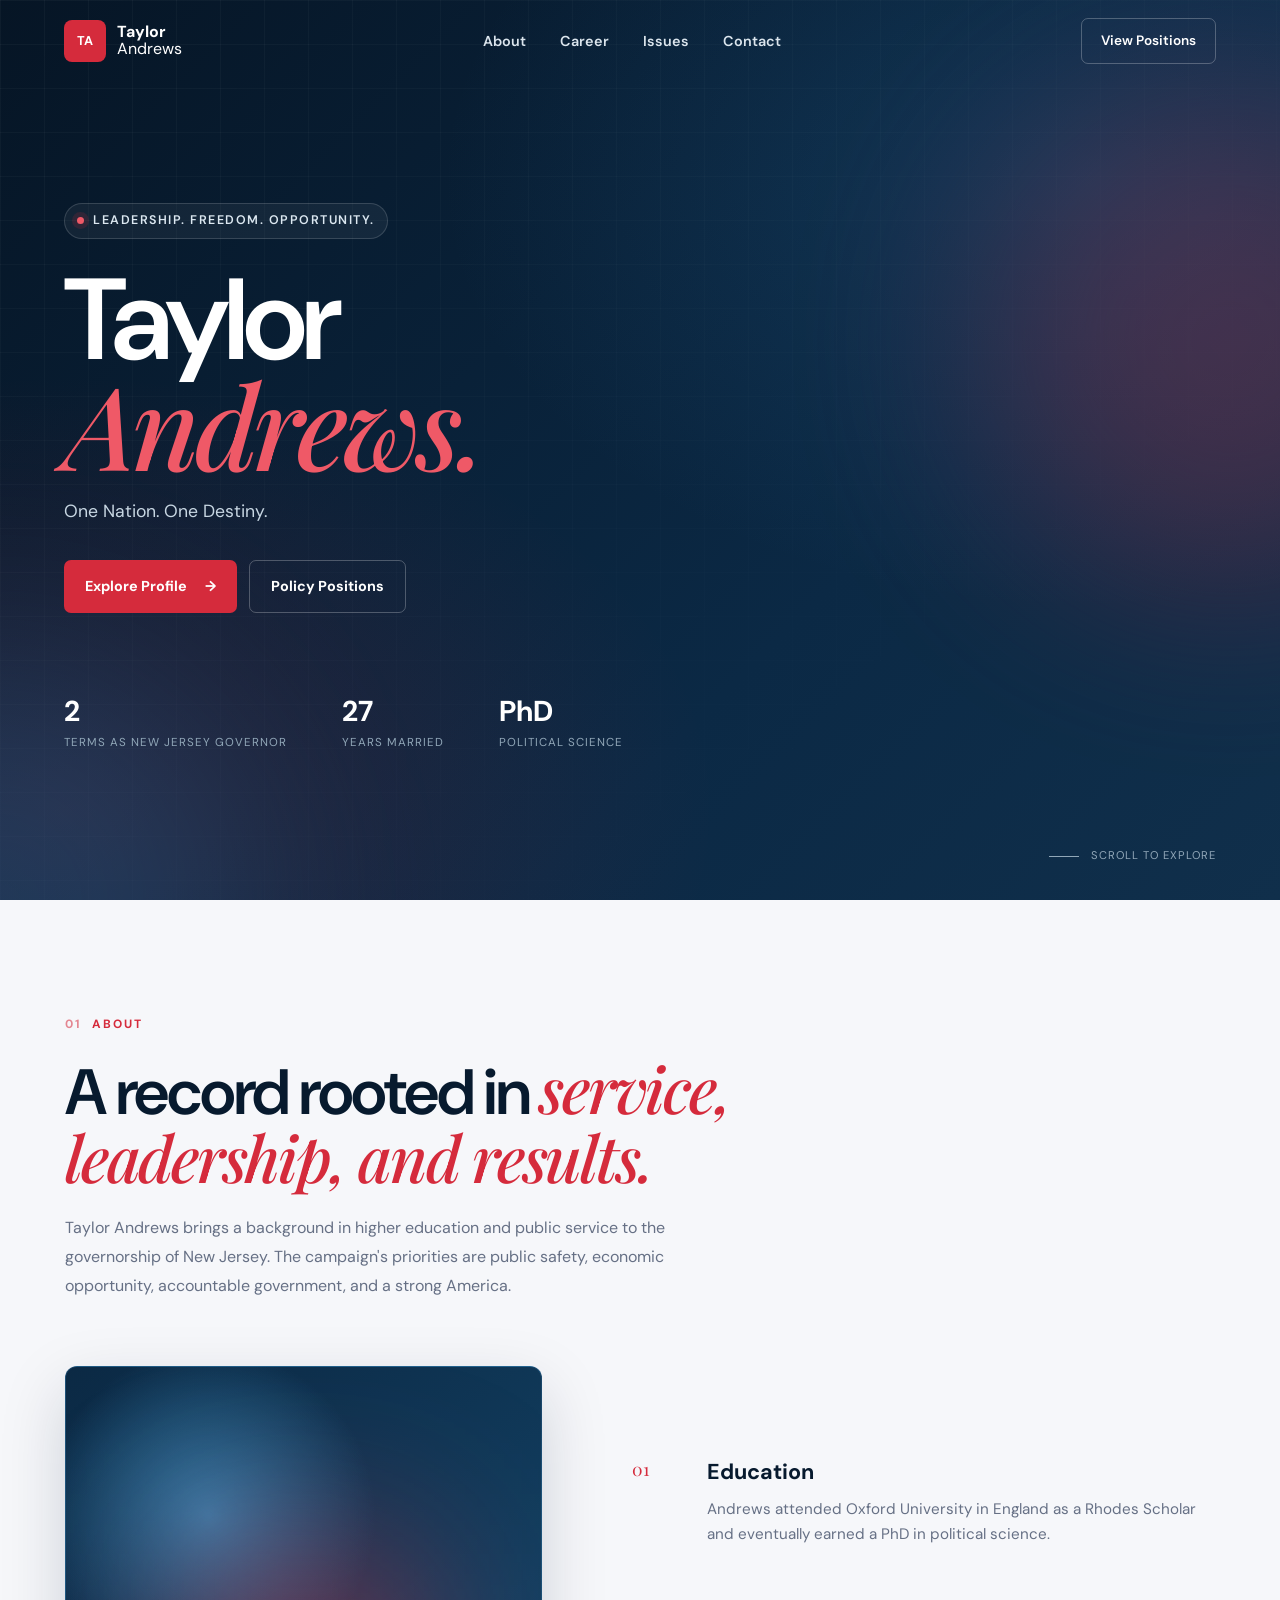
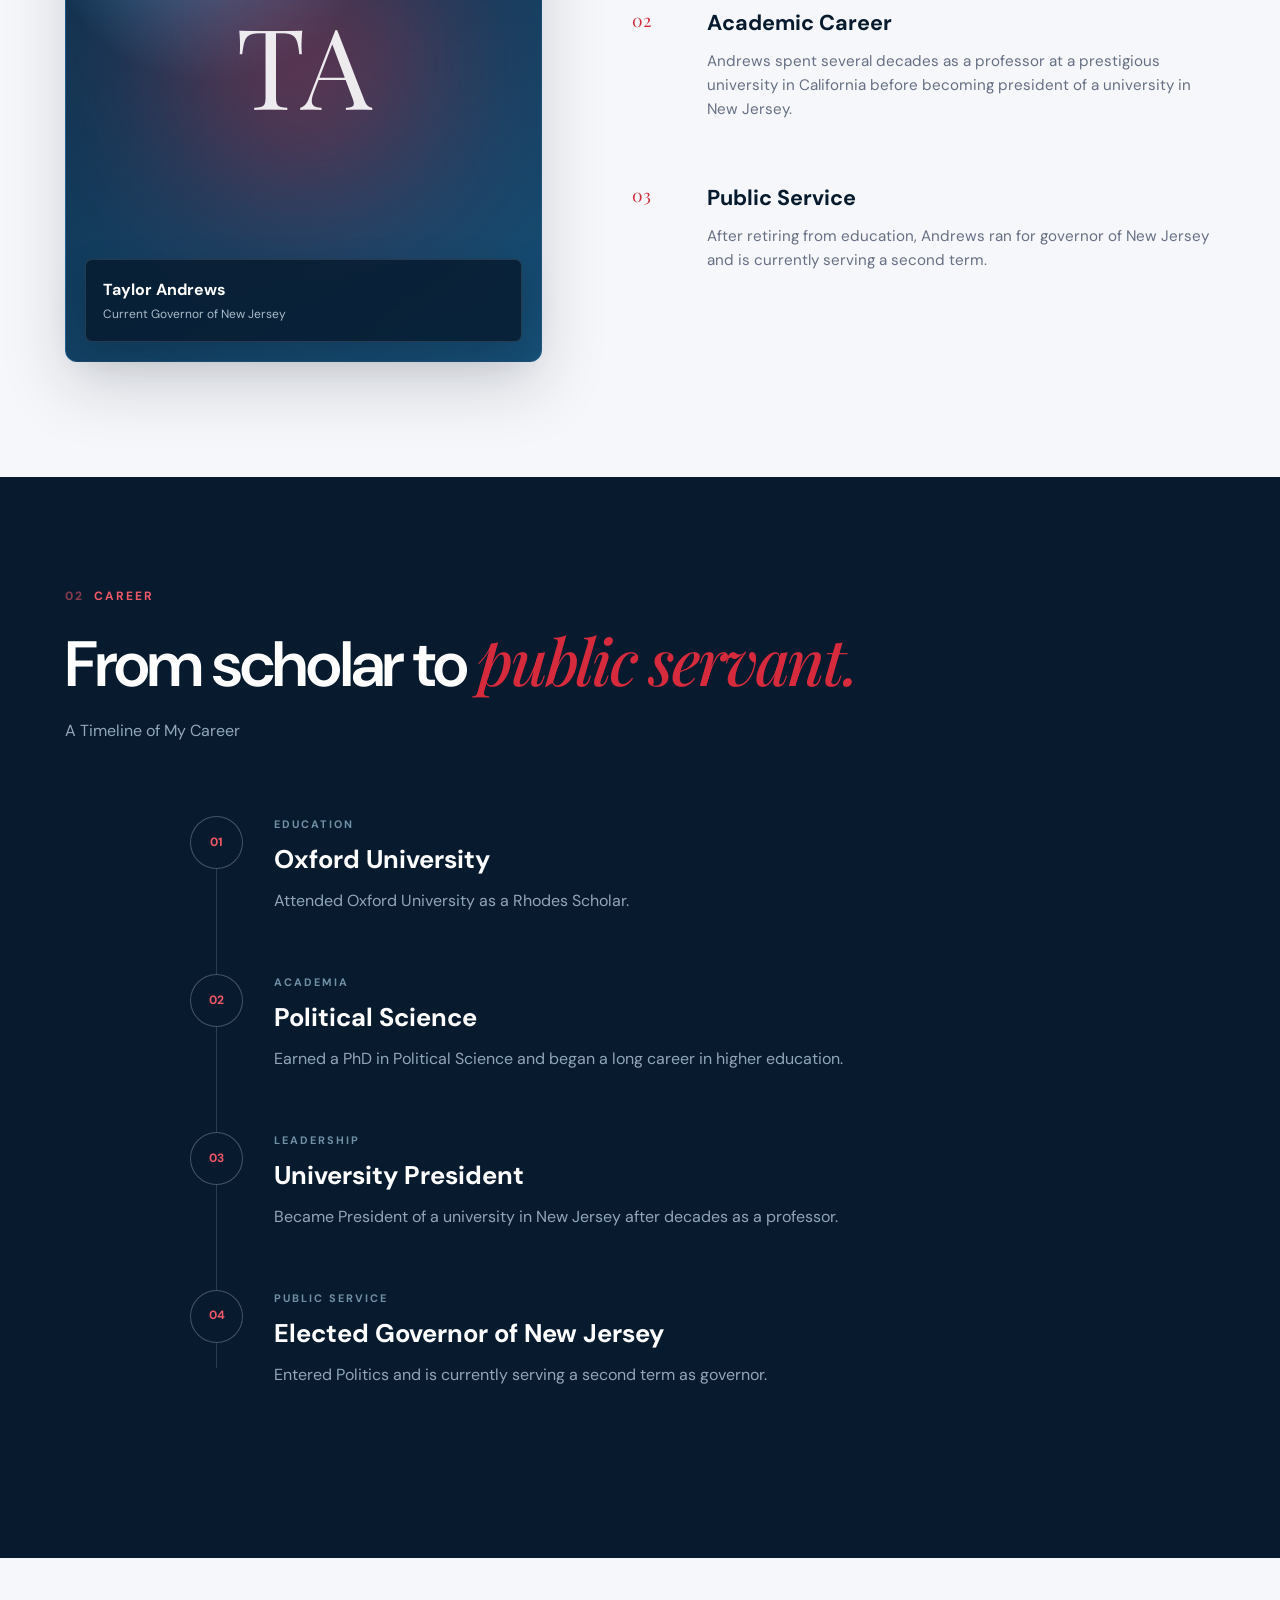
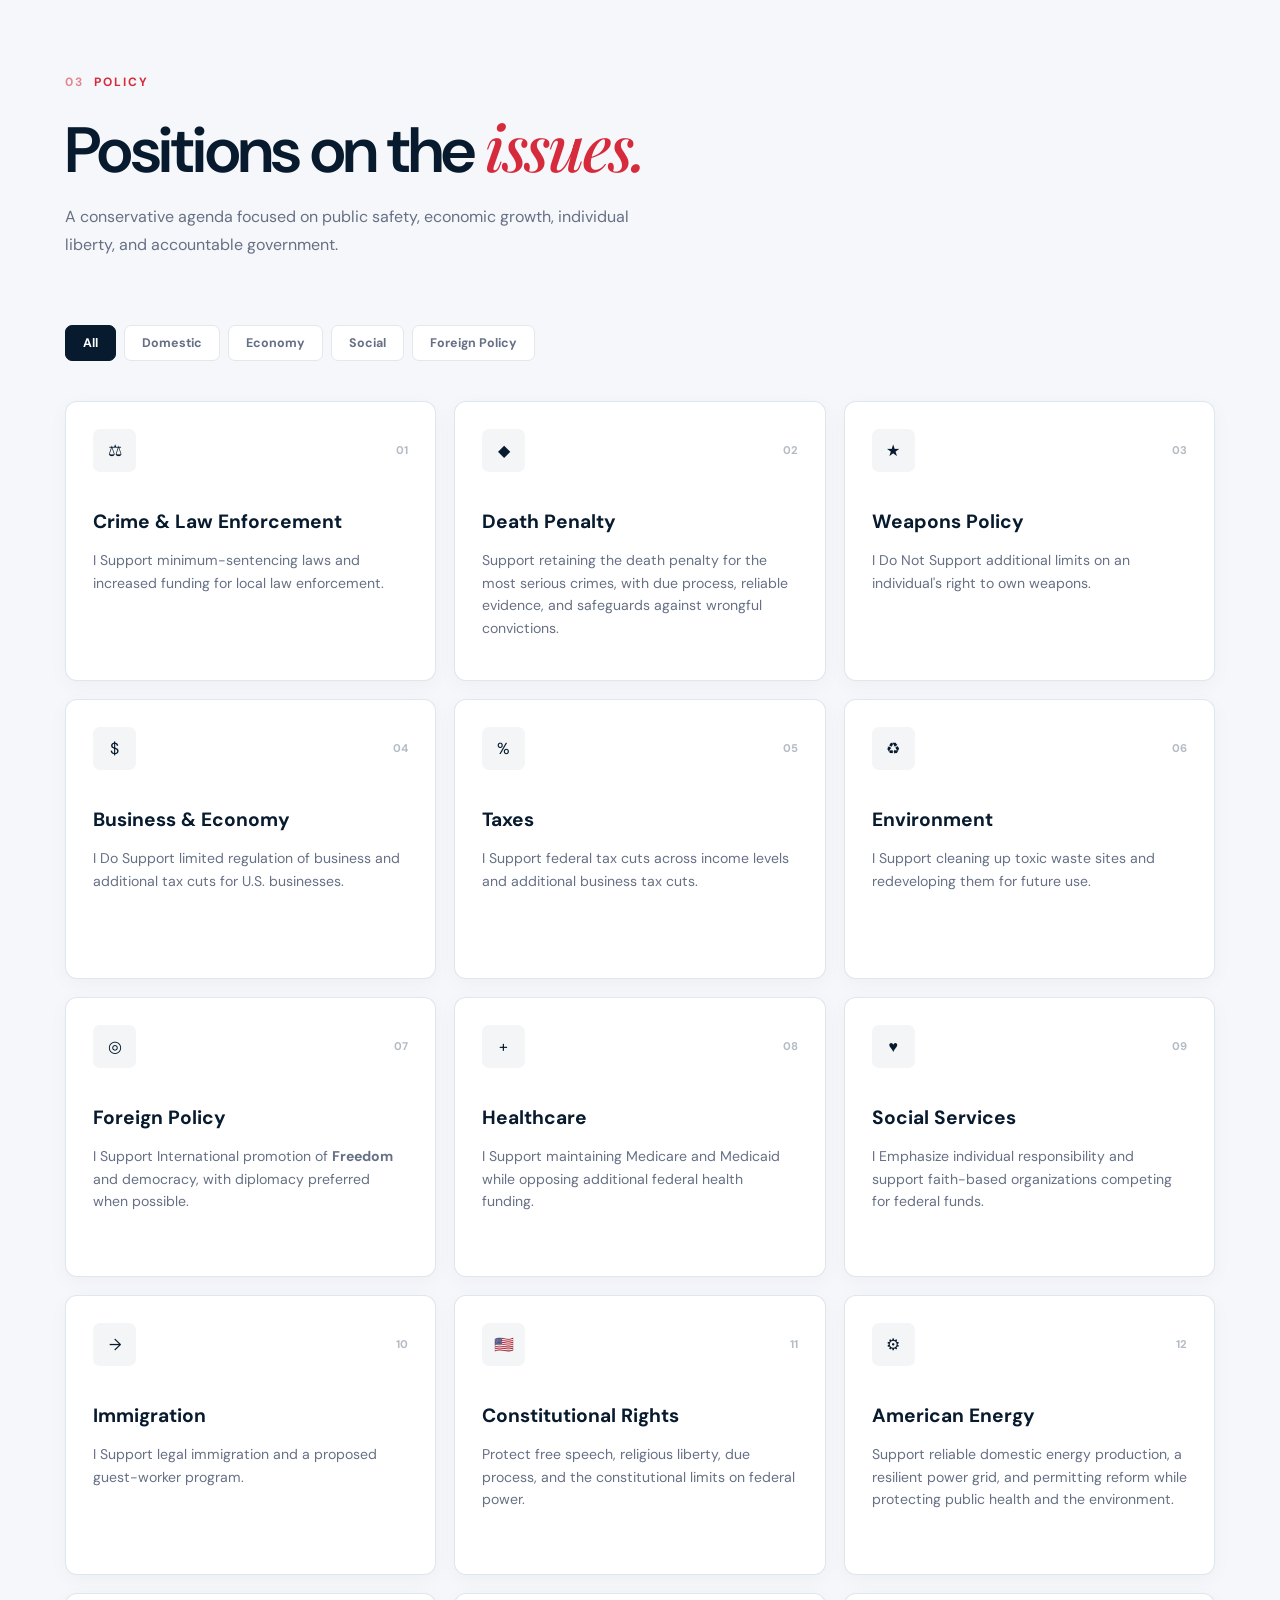
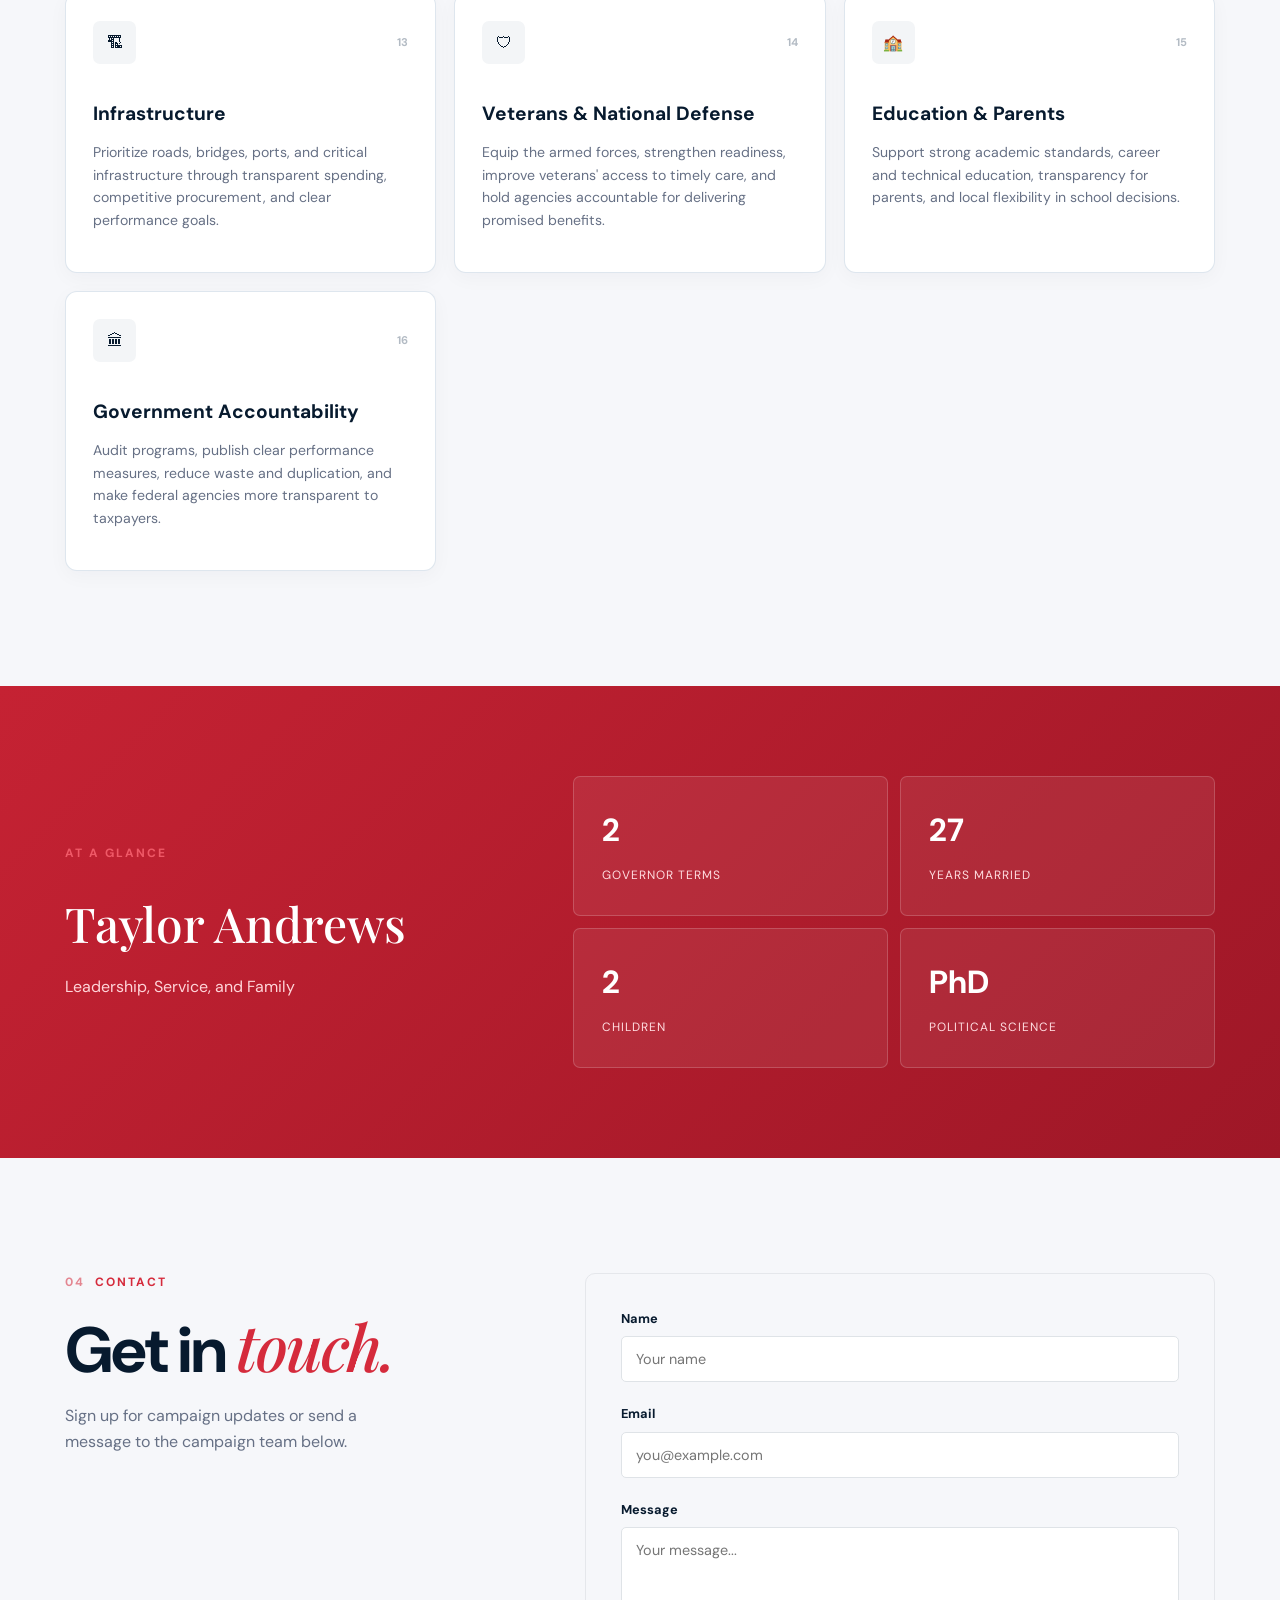
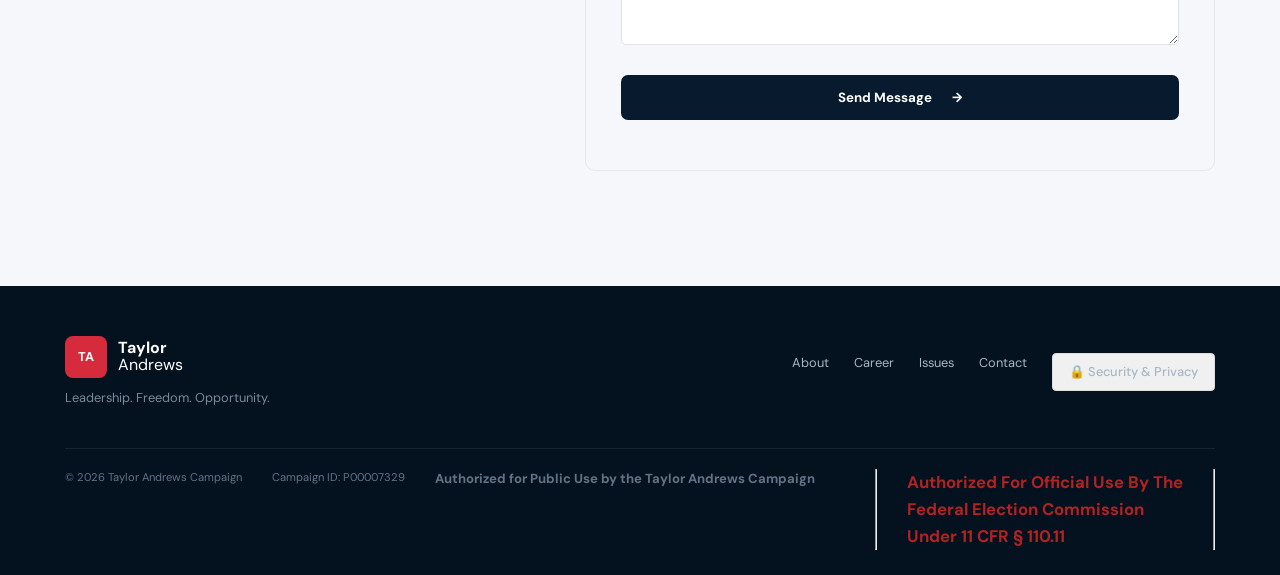
<file: Index.html>
<!DOCTYPE html>
<html lang="en">
<head>
    <meta charset="UTF-8">
    <meta name="viewport" content="width=device-width, initial-scale=1.0">

    <title>Taylor Andrews| Leadership. Freedom. Opportunity.</title>

    <link rel="stylesheet" href="style.css">
    <link rel="stylesheet" href="responsive.css">
</head>

<body>

    <!-- NAVIGATION -->
    <header class="header">
        <nav class="navbar">

            <a href="#home" class="brand">
                <span class="brand-mark">TA</span>

                <span>
                    <strong>Taylor</strong>
                    Andrews
                </span>
            </a>

            <button
                class="menu-toggle"
                id="menuToggle"
                aria-label="Toggle navigation"
            >
                <span></span>
                <span></span>
            </button>

            <ul class="nav-links" id="navLinks">
                <li><a href="#about">About</a></li>
                <li><a href="#career">Career</a></li>
                <li><a href="#issues">Issues</a></li>
                <li><a href="#contact">Contact</a></li>
              
            </ul>

            <a href="#issues" class="nav-button">
                View Positions
            </a>

        </nav>
    </header>


    <!-- HERO -->
    <main>

        <section class="hero" id="home">

            <div class="hero-background">
                <div class="glow glow-one"></div>
                <div class="glow glow-two"></div>
            </div>

            <div class="hero-content">

                <div class="status">
                    <span class="status-dot"></span>
                    Leadership. Freedom. Opportunity.
                </div>

                <h1>
                    Taylor
                    <span>Andrews.</span>
                </h1>

                <p class="hero-text">
                 One Nation. One Destiny.
                </p>

                <div class="hero-actions">

                    <a href="#about" class="button primary">
                        Explore Profile
                        <span>→</span>
                    </a>

                    <a href="#issues" class="button secondary">
                        Policy Positions
                    </a>

                </div>

                <div class="hero-meta">

                    <div>
                        <strong>2</strong>
                        <span>Terms as New Jersey Governor</span>
                    </div>

                    <div>
                        <strong>27</strong>
                        <span>Years Married </span>
                    </div>

                    <div>
                        <strong>PhD</strong>
                        <span>Political Science</span>
                    </div>

                </div>

            </div>

            <div class="scroll-indicator">
                <span></span>
                Scroll to explore
            </div>

        </section>


        <!-- ABOUT -->
        <section class="section about" id="about">

            <div class="section-label">
                <span>01</span>
                ABOUT
            </div>

            <div class="section-heading">
                <h2>
                    A record rooted in
                    <em>service, leadership, and results.</em>
                </h2>

                <p>
                    Taylor Andrews brings a background in higher education and public service to the governorship of New Jersey. The campaign's priorities are public safety, economic opportunity, accountable government, and a strong America.
                </p>
            </div>

            <div class="about-layout">

                <div class="portrait-card">

                    <div class="portrait-gradient">
                        <span>TA</span>
                    </div>

                    <div class="portrait-info">
                        <strong>Taylor Andrews</strong>
                        <span> Current Governor of New Jersey</span>
                    </div>

                </div>


                <div class="about-copy">

                    <div class="copy-block">

                        <span class="copy-number">01</span>

                        <div>
                            <h3>Education</h3>

                            <p>
                                Andrews attended Oxford University in England
                                as a Rhodes Scholar and eventually earned a
                                PhD in political science.
                            </p>
                        </div>

                    </div>


                    <div class="copy-block">

                        <span class="copy-number">02</span>

                        <div>
                            <h3>Academic Career</h3>

                            <p>
                                Andrews spent several decades as a professor
                                at a prestigious university in California
                                before becoming president of a university
                                in New Jersey.
                            </p>
                        </div>

                    </div>


                    <div class="copy-block">

                        <span class="copy-number">03</span>

                        <div>
                            <h3>Public Service</h3>

                            <p>
                                After retiring from education, Andrews ran
                                for governor of New Jersey and is currently
                                serving a second term.
                            </p>
                        </div>

                    </div>

                </div>

            </div>

        </section>


        <!-- CAREER -->
        <section class="career-section" id="career">

            <div class="section career">

                <div class="section-label light-label">
                    <span>02</span>
                    CAREER
                </div>

                <div class="section-heading light-heading">

                    <h2>
                        From scholar to
                        <em>public servant.</em>
                    </h2>

                    <p>
                        A Timeline of My Career
                    </p>

                </div>


                <div class="timeline">

                    <div class="timeline-line"></div>


                    <div class="timeline-item">

                        <div class="timeline-dot">01</div>

                        <div class="timeline-content">
                            <span>EDUCATION</span>

                            <h3>Oxford University</h3>

                            <p>
                                Attended Oxford University as a Rhodes Scholar.
                            </p>
                        </div>

                    </div>


                    <div class="timeline-item">

                        <div class="timeline-dot">02</div>

                        <div class="timeline-content">
                            <span>ACADEMIA</span>

                            <h3>Political Science</h3>

                            <p>
                                Earned a PhD in Political Science and began
                                a long career in higher education.
                            </p>
                        </div>

                    </div>


                    <div class="timeline-item">

                        <div class="timeline-dot">03</div>

                        <div class="timeline-content">
                            <span>LEADERSHIP</span>

                            <h3>University President</h3>

                            <p>
                                Became President of a university in New Jersey
                                after decades as a professor.
                            </p>
                        </div>

                    </div>


                    <div class="timeline-item">

                        <div class="timeline-dot">04</div>

                        <div class="timeline-content">
                            <span>PUBLIC SERVICE</span>

                            <h3>Elected Governor of New Jersey</h3>

                            <p>
                                Entered Politics and is currently
                                serving a second term as governor.
                            </p>
                        </div>

                    </div>

                </div>

            </div>

        </section>


        <!-- ISSUES -->
        <section class="section issues" id="issues">

            <div class="section-label">
                <span>03</span>
                POLICY
            </div>

            <div class="section-heading">

                <h2>
                    Positions on the
                    <em>issues.</em>
                </h2>

                <p>
                    A conservative agenda focused on public safety, economic growth, individual liberty, and accountable government.
                </p>

            </div>


            <!-- FILTER -->
            <div class="filter-bar">

                <button
                    class="filter active"
                    data-filter="all"
                >
                    All
                </button>

                <button
                    class="filter"
                    data-filter="domestic"
                >
                    Domestic
                </button>

                <button
                    class="filter"
                    data-filter="economy"
                >
                    Economy
                </button>

                <button
                    class="filter"
                    data-filter="social"
                >
                    Social
                </button>

                <button
                    class="filter"
                    data-filter="foreign"
                >
                    Foreign Policy
                </button>

            </div>


            <div class="issues-grid">

                <article class="issue-card" data-category="domestic">

                    <div class="card-top">
                        <span class="card-icon">⚖</span>
                        <span class="card-number">01</span>
                    </div>

                    <h3>Crime & Law Enforcement</h3>

                    <p>
                        I Support minimum-sentencing laws and increased
                        funding for local law enforcement.
                    </p>

                    <span class="card-arrow">↗</span>

                </article>


                <article class="issue-card" data-category="domestic">

                    <div class="card-top">
                        <span class="card-icon">◆</span>
                        <span class="card-number">02</span>
                    </div>

                    <h3>Death Penalty</h3>

                    <p>
                        Support retaining the death penalty for the most serious crimes, with due process, reliable evidence, and safeguards against wrongful convictions.
                    </p>

                    <span class="card-arrow">↗</span>

                </article>


                <article class="issue-card" data-category="domestic">

                    <div class="card-top">
                        <span class="card-icon">★</span>
                        <span class="card-number">03</span>
                    </div>

                    <h3>Weapons Policy</h3>

                    <p>
                     I Do Not Support additional limits on an individual's
                        right to own weapons.
                    </p>

                    <span class="card-arrow">↗</span>

                </article>


                <article class="issue-card" data-category="economy">

                    <div class="card-top">
                        <span class="card-icon">$</span>
                        <span class="card-number">04</span>
                    </div>

                    <h3>Business & Economy</h3>

                    <p>
                       I Do Support limited regulation of business and
                        additional tax cuts for U.S. businesses.
                    </p>

                    <span class="card-arrow">↗</span>

                </article>


                <article class="issue-card" data-category="economy">

                    <div class="card-top">
                        <span class="card-icon">%</span>
                        <span class="card-number">05</span>
                    </div>

                    <h3>Taxes</h3>

                    <p>
                        I Support federal tax cuts across income levels
                        and additional business tax cuts.
                    </p>

                    <span class="card-arrow">↗</span>

                </article>


                <article class="issue-card" data-category="economy">

                    <div class="card-top">
                        <span class="card-icon">♻</span>
                        <span class="card-number">06</span>
                    </div>

                    <h3>Environment</h3>

                    <p>
                       I Support cleaning up toxic waste sites and
                        redeveloping them for future use.
                    </p>

                    <span class="card-arrow">↗</span>

                </article>


                <article class="issue-card" data-category="foreign">

                    <div class="card-top">
                        <span class="card-icon">◎</span>
                        <span class="card-number">07</span>
                    </div>

                    <h3>Foreign Policy</h3>

                    <p>
                        I Support International promotion of <strong>Freedom</strong> and
                        democracy, with diplomacy preferred when possible.
                    </p>

                    <span class="card-arrow">↗</span>

                </article>


                <article class="issue-card" data-category="social">

                    <div class="card-top">
                        <span class="card-icon">+</span>
                        <span class="card-number">08</span>
                    </div>

                    <h3>Healthcare</h3>

                    <p>
                       I Support maintaining Medicare and Medicaid while
                        opposing additional federal health funding.
                    </p>

                    <span class="card-arrow">↗</span>

                </article>


                <article class="issue-card" data-category="social">

                    <div class="card-top">
                        <span class="card-icon">♥</span>
                        <span class="card-number">09</span>
                    </div>

                    <h3>Social Services</h3>

                    <p>
                       I Emphasize individual responsibility and support
                        faith-based organizations competing for federal funds.
                    </p>

                    <span class="card-arrow">↗</span>

                </article>


                <article class="issue-card" data-category="social">

                    <div class="card-top">
                        <span class="card-icon">→</span>
                        <span class="card-number">10</span>
                    </div>

                    <h3>Immigration</h3>

                    <p>
                       I Support legal immigration and a proposed
                        guest-worker program.
                    </p>

                    <span class="card-arrow">↗</span>

                </article>

                <article class="issue-card" data-category="domestic">
                    <div class="card-top">
                        <span class="card-icon">🇺🇸</span>
                        <span class="card-number">11</span>
                    </div>
                    <h3>Constitutional Rights</h3>
                    <p>Protect free speech, religious liberty, due process, and the constitutional limits on federal power.</p>
                    <span class="card-arrow">↗</span>
                </article>

                <article class="issue-card" data-category="economy">
                    <div class="card-top">
                        <span class="card-icon">⚙</span>
                        <span class="card-number">12</span>
                    </div>
                    <h3>American Energy</h3>
                    <p>Support reliable domestic energy production, a resilient power grid, and permitting reform while protecting public health and the environment.</p>
                    <span class="card-arrow">↗</span>
                </article>

                <article class="issue-card" data-category="economy">
                    <div class="card-top">
                        <span class="card-icon">🏗</span>
                        <span class="card-number">13</span>
                    </div>
                    <h3>Infrastructure</h3>
                    <p>Prioritize roads, bridges, ports, and critical infrastructure through transparent spending, competitive procurement, and clear performance goals.</p>
                    <span class="card-arrow">↗</span>
                </article>

                <article class="issue-card" data-category="domestic">
                    <div class="card-top">
                        <span class="card-icon">🛡</span>
                        <span class="card-number">14</span>
                    </div>
                    <h3>Veterans & National Defense</h3>
                    <p>Equip the armed forces, strengthen readiness, improve veterans' access to timely care, and hold agencies accountable for delivering promised benefits.</p>
                    <span class="card-arrow">↗</span>
                </article>

                <article class="issue-card" data-category="social">
                    <div class="card-top">
                        <span class="card-icon">🏫</span>
                        <span class="card-number">15</span>
                    </div>
                    <h3>Education & Parents</h3>
                    <p>Support strong academic standards, career and technical education, transparency for parents, and local flexibility in school decisions.</p>
                    <span class="card-arrow">↗</span>
                </article>

                <article class="issue-card" data-category="economy">
                    <div class="card-top">
                        <span class="card-icon">🏛</span>
                        <span class="card-number">16</span>
                    </div>
                    <h3>Government Accountability</h3>
                    <p>Audit programs, publish clear performance measures, reduce waste and duplication, and make federal agencies more transparent to taxpayers.</p>
                    <span class="card-arrow">↗</span>
                </article>

            </div>

        </section>


        <!-- STATS -->
        <section class="stats-section">

            <div class="stats-content">

                <div class="stats-intro">

                    <span class="section-label light-label">
                        AT A GLANCE
                    </span>

                    <h2>
                        Taylor Andrews
                    </h2>

                    <p>
                       Leadership, Service, and Family
                    </p>

                </div>


                <div class="stats-grid">

                    <div class="stat">
                        <strong>2</strong>
                        <span>Governor Terms</span>
                    </div>

                    <div class="stat">
                        <strong>27</strong>
                        <span>Years Married</span>
                    </div>

                    <div class="stat">
                        <strong>2</strong>
                        <span>Children</span>
                    </div>

                    <div class="stat">
                        <strong>PhD</strong>
                        <span>Political Science</span>
                    </div>

                </div>

            </div>

        </section>


        <!-- CONTACT -->
        <section class="section contact" id="contact">

            <div class="contact-layout">

                <div class="contact-intro">

                    <div class="section-label">
                        <span>04</span>
                        CONTACT
                    </div>

                    <h2>
                        Get in
                        <em>touch.</em>
                    </h2>

                    <p>
                        Sign up for campaign updates or send a message to the campaign team below.
                    </p>

                </div>


                <form id="contactForm" class="contact-form">

                    <div class="input-group">

                        <label for="name">Name</label>

                        <input
                            id="name"
                            type="text"
                            placeholder="Your name"
                            required
                        >

                    </div>


                    <div class="input-group">

                        <label for="email">Email</label>

                        <input
                            id="email"
                            type="email"
                            placeholder="you@example.com"
                            required
                        >

                    </div>


                    <div class="input-group">

                        <label for="message">Message</label>

                        <textarea
                            id="message"
                            rows="5"
                            placeholder="Your message..."
                            required
                        ></textarea>

                    </div>


                    <button type="submit" class="submit-button">
                        Send Message
                        <span>→</span>
                    </button>

                    <p id="formMessage"></p>

                </form>

            </div>

        </section>

    </main>


    <!-- FOOTER -->
    <footer>

        <div class="footer-main">

            <div class="footer-brand">

                <div class="brand">
                    <span class="brand-mark">TA</span>

                    <span>
                        <strong>Taylor</strong>
                        Andrews
                    </span>
                </div>

                <p>
                    Leadership. Freedom. Opportunity.
                </p>

            </div>


            <div class="footer-links">

                <a href="#about">About</a>
                <a href="#career">Career</a>
                <a href="#issues">Issues</a>
                <a href="#contact">Contact</a>
                <!-- Security Policy Button -->
<a href="security.html" class="security-btn" aria-label="View our Security and Privacy Policy">
  🔒 Security & Privacy
</a>

<style>
  /* Button Styling */
  .security-btn {
    display: inline-block;
    padding: 8px 16px;
    background-color: #f0f0f0; /* Light grey for subtlety */
    color: #333;
    text-decoration: none;
    border-radius: 4px;
    font-size: 14px;
    font-weight: 500;
    transition: all 0.2s ease;
    border: 1px solid #ddd;
  }

  .security-btn:hover {
    background-color: #e0e0e0;
    color: #000;
    box-shadow: 0 2px 4px rgba(0,0,0,0.1);
  }

  /* Dark Mode Support (Optional) */
  @media (prefers-color-scheme: dark) {
    .security-btn {
      background-color: #333;
      color: #eee;
      border-color: #555;
    }
    .security-btn:hover {
      background-color: #444;
      color: #fff;
    }
  }
</style>

            </div>

        </div>


        <div class="footer-bottom">

            <p>
                © <span id="currentYear"></span>
                Taylor Andrews Campaign
            </p>

            <p>
               Campaign ID: P00007329
            </p>
            <h3>
                <strong>Authorized for Public Use by the Taylor Andrews Campaign</strong>
            </h3>
            <br>
            <hr>
        <h2 class= "fec-color">
            <strong>Authorized For Official Use By The 
                <br>Federal Election Commission</strong>
          <br><strong>Under 11 CFR § 110.11</strong>
        </h2>
            <style>
                .fec-color {
                    color: firebrick;
                }
            </style>
        <hr>
        </div>
       
    <script src="2script.js"></script>

</body>
</html>
</file>
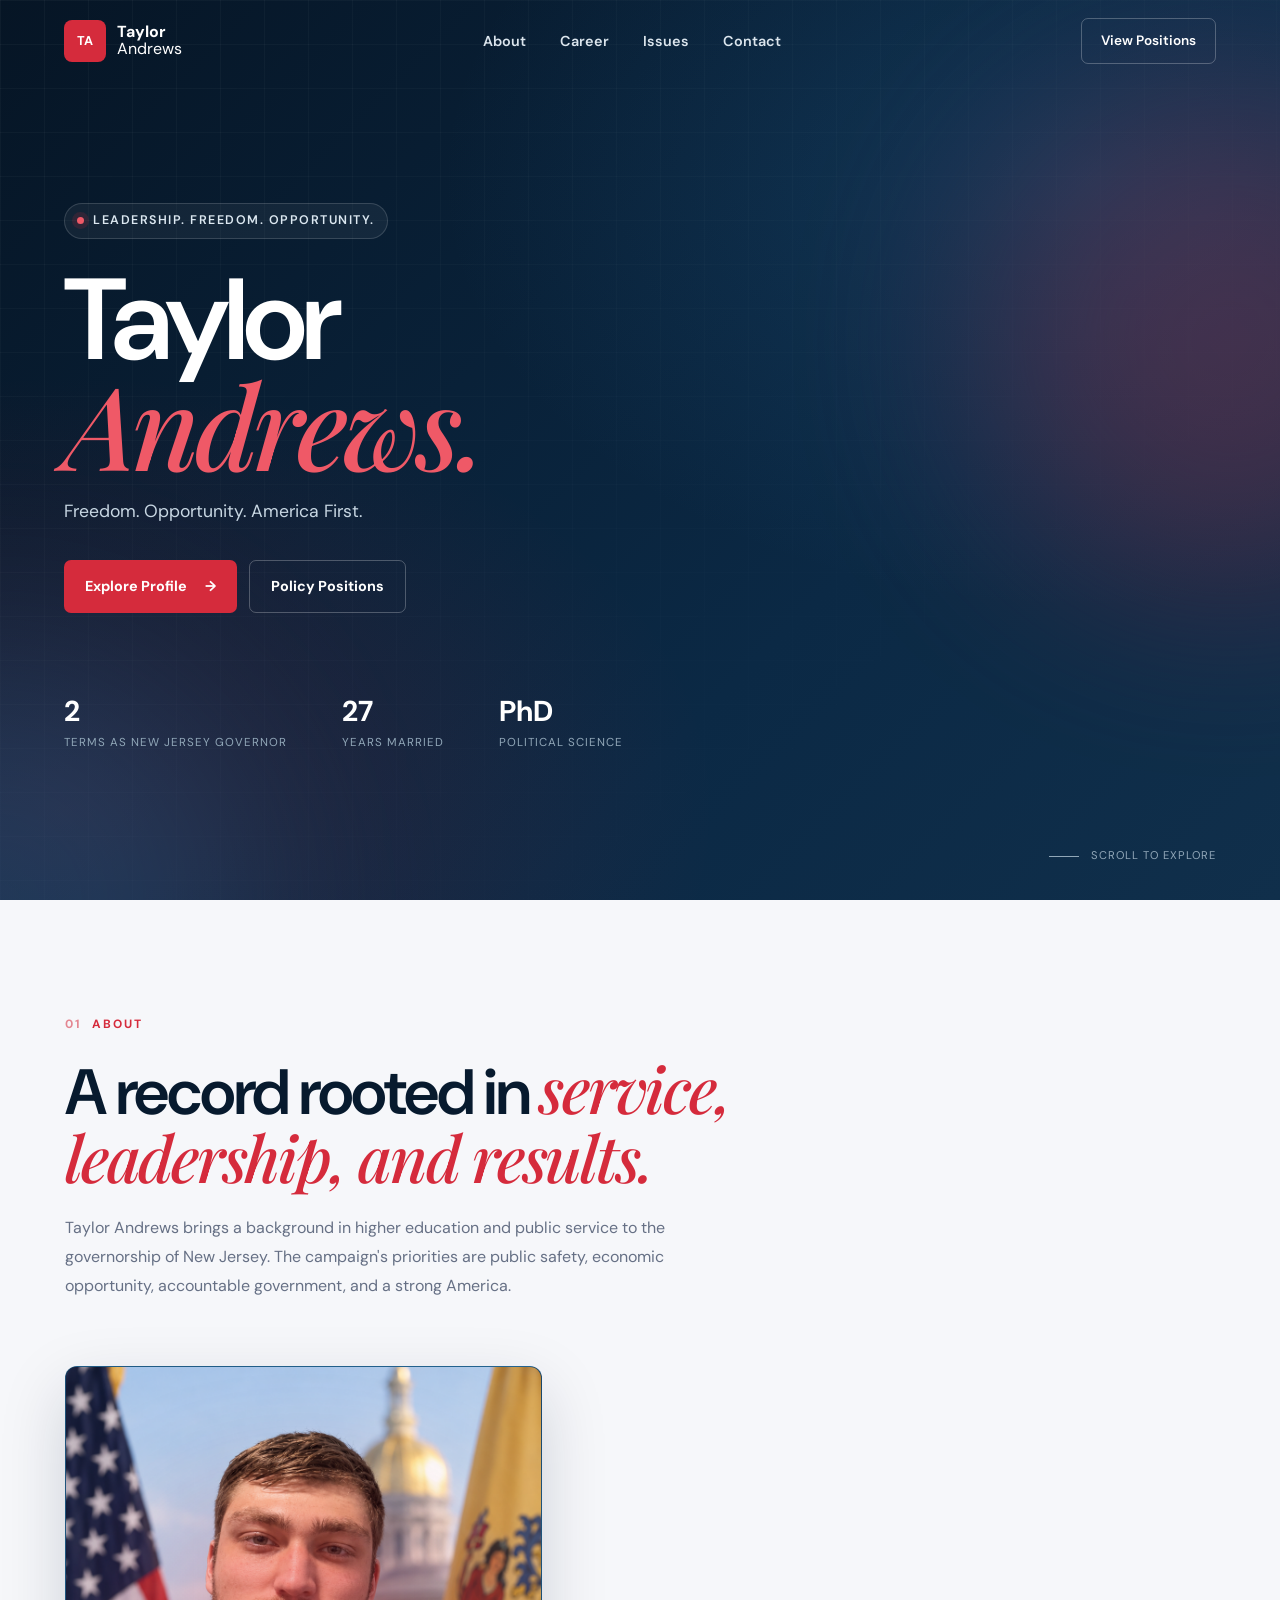
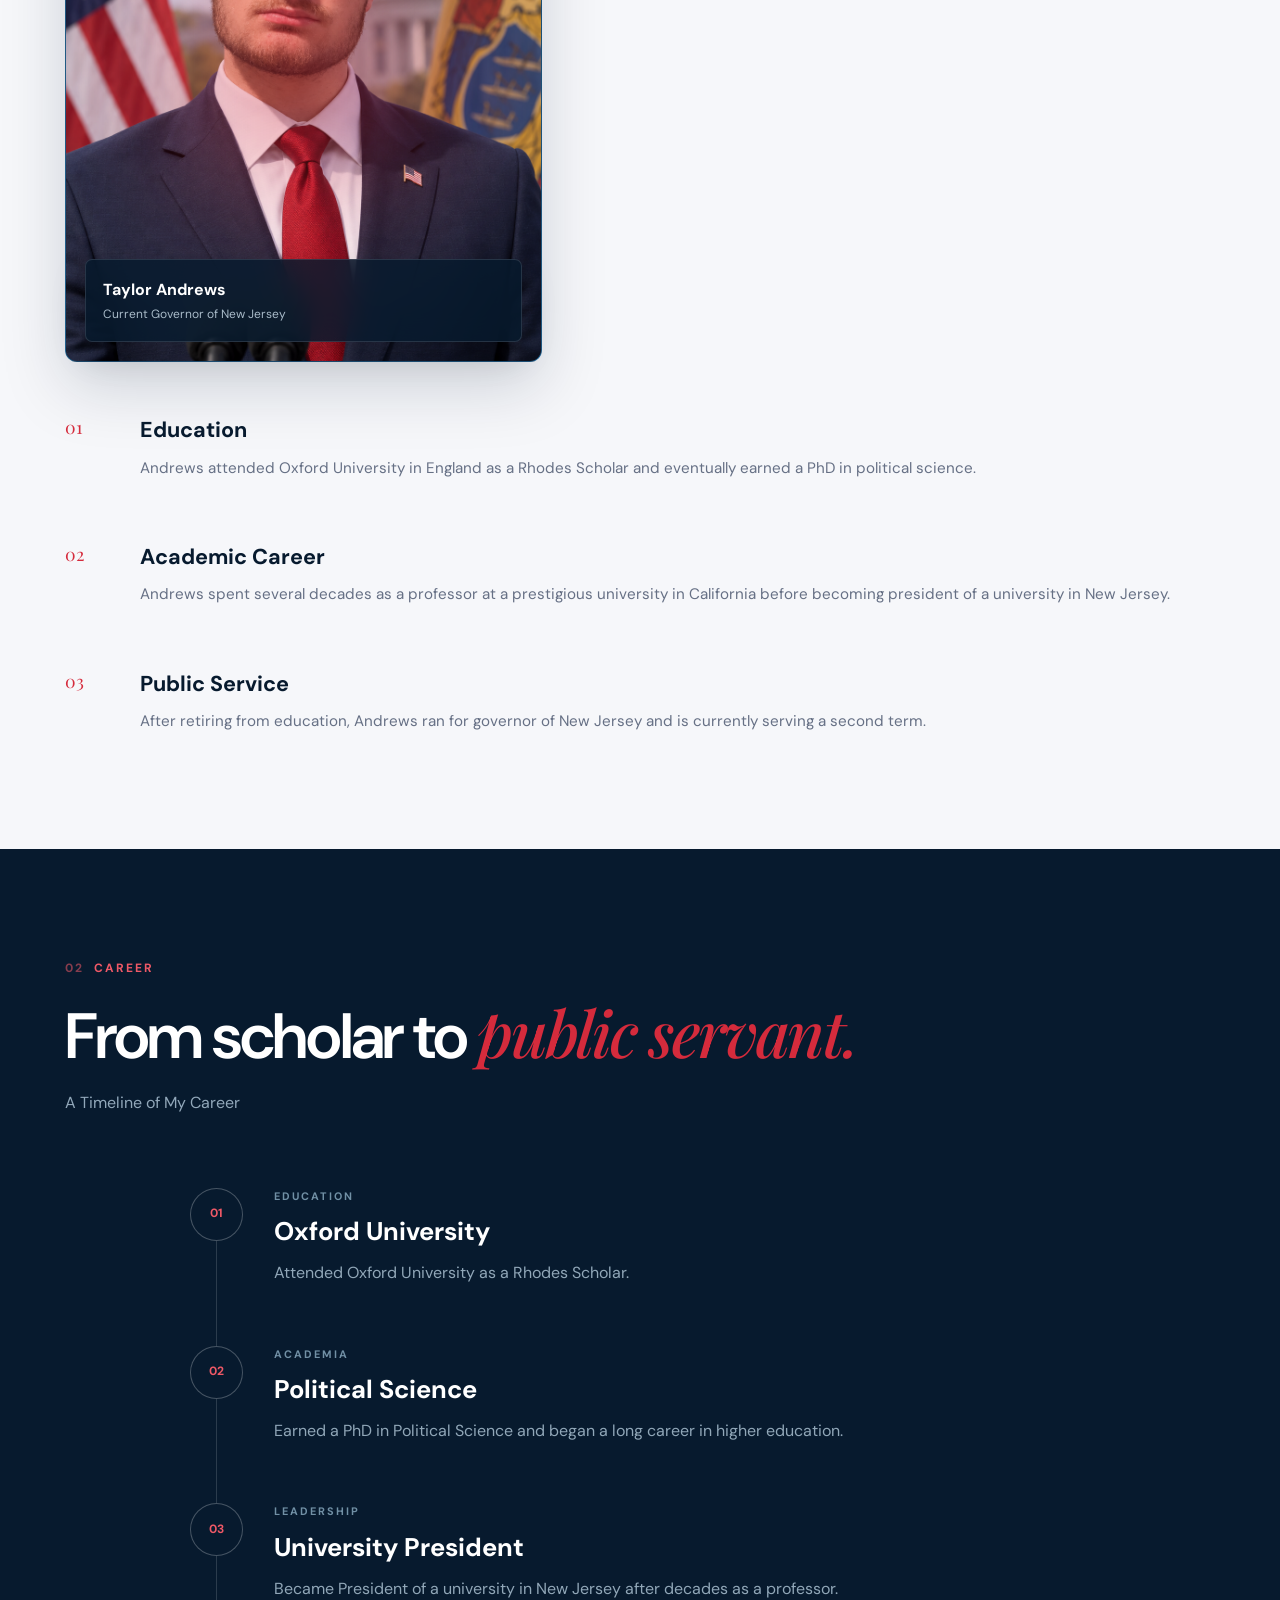
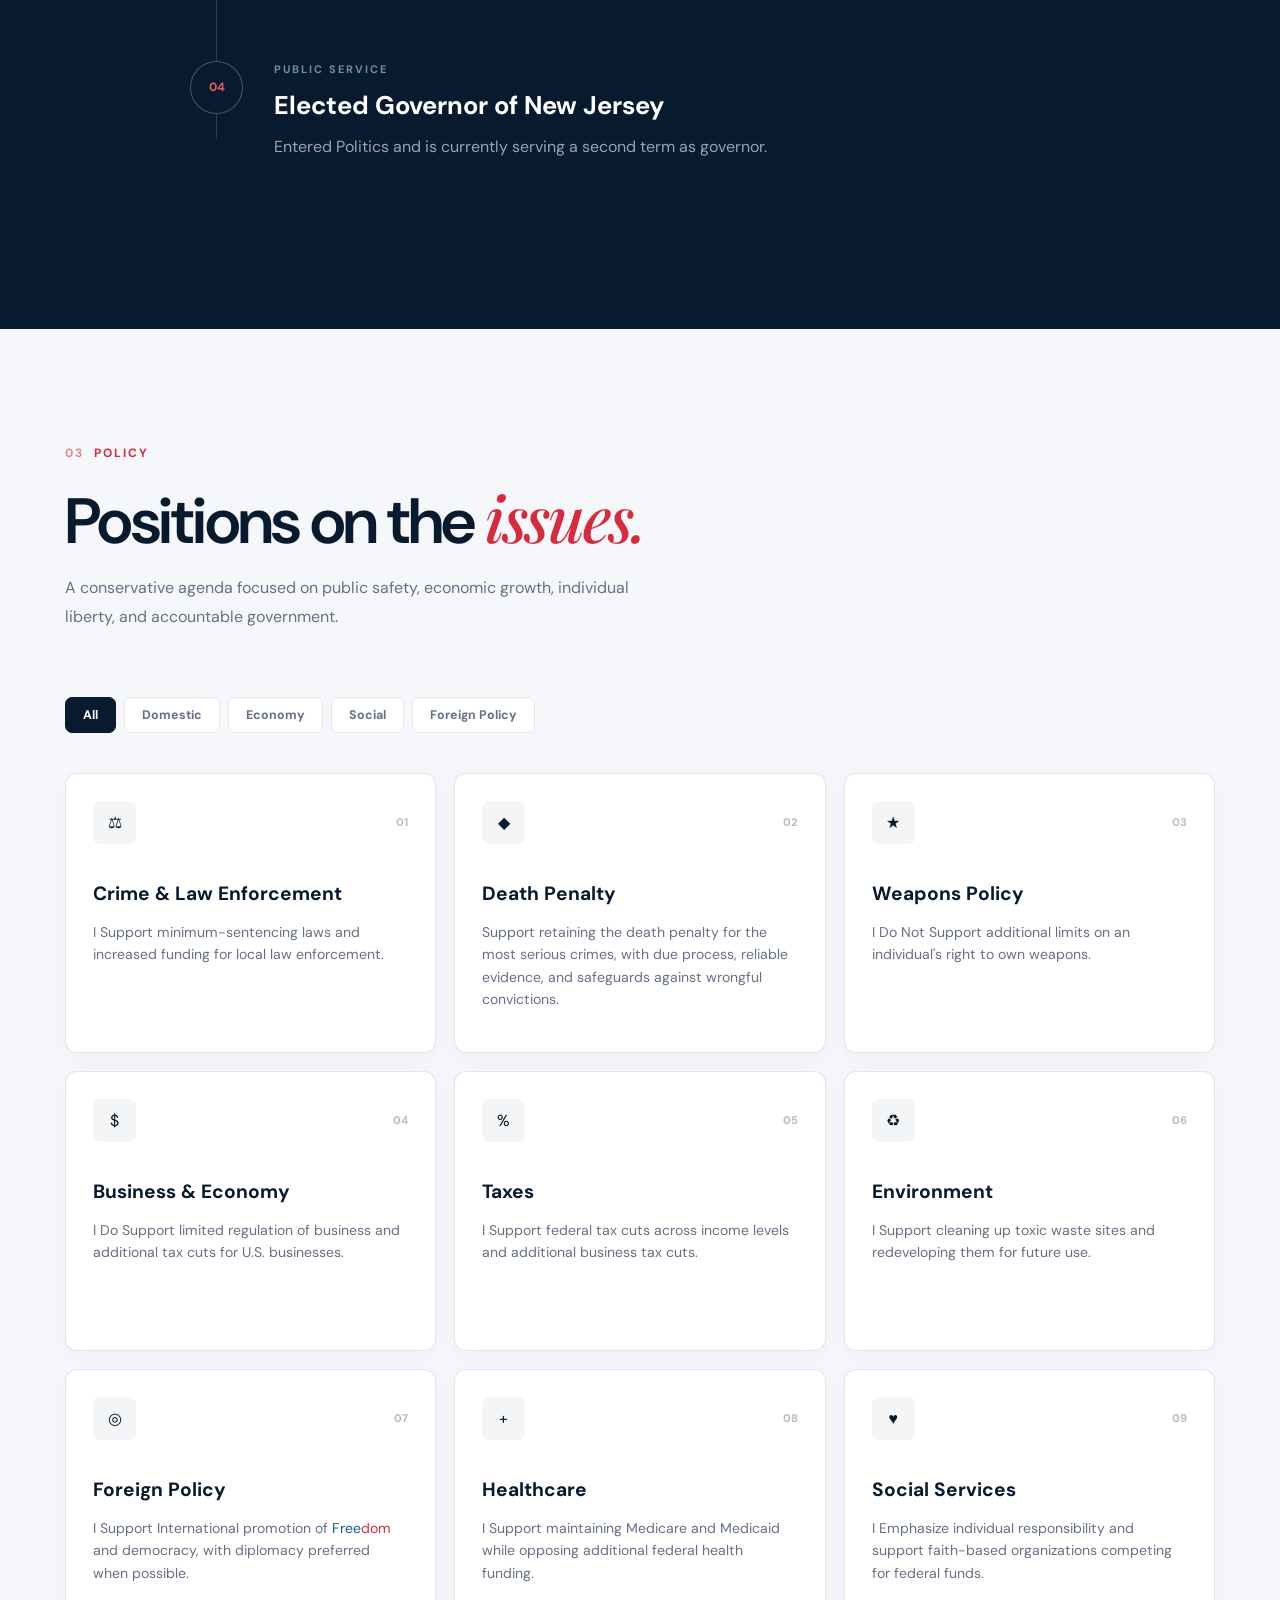
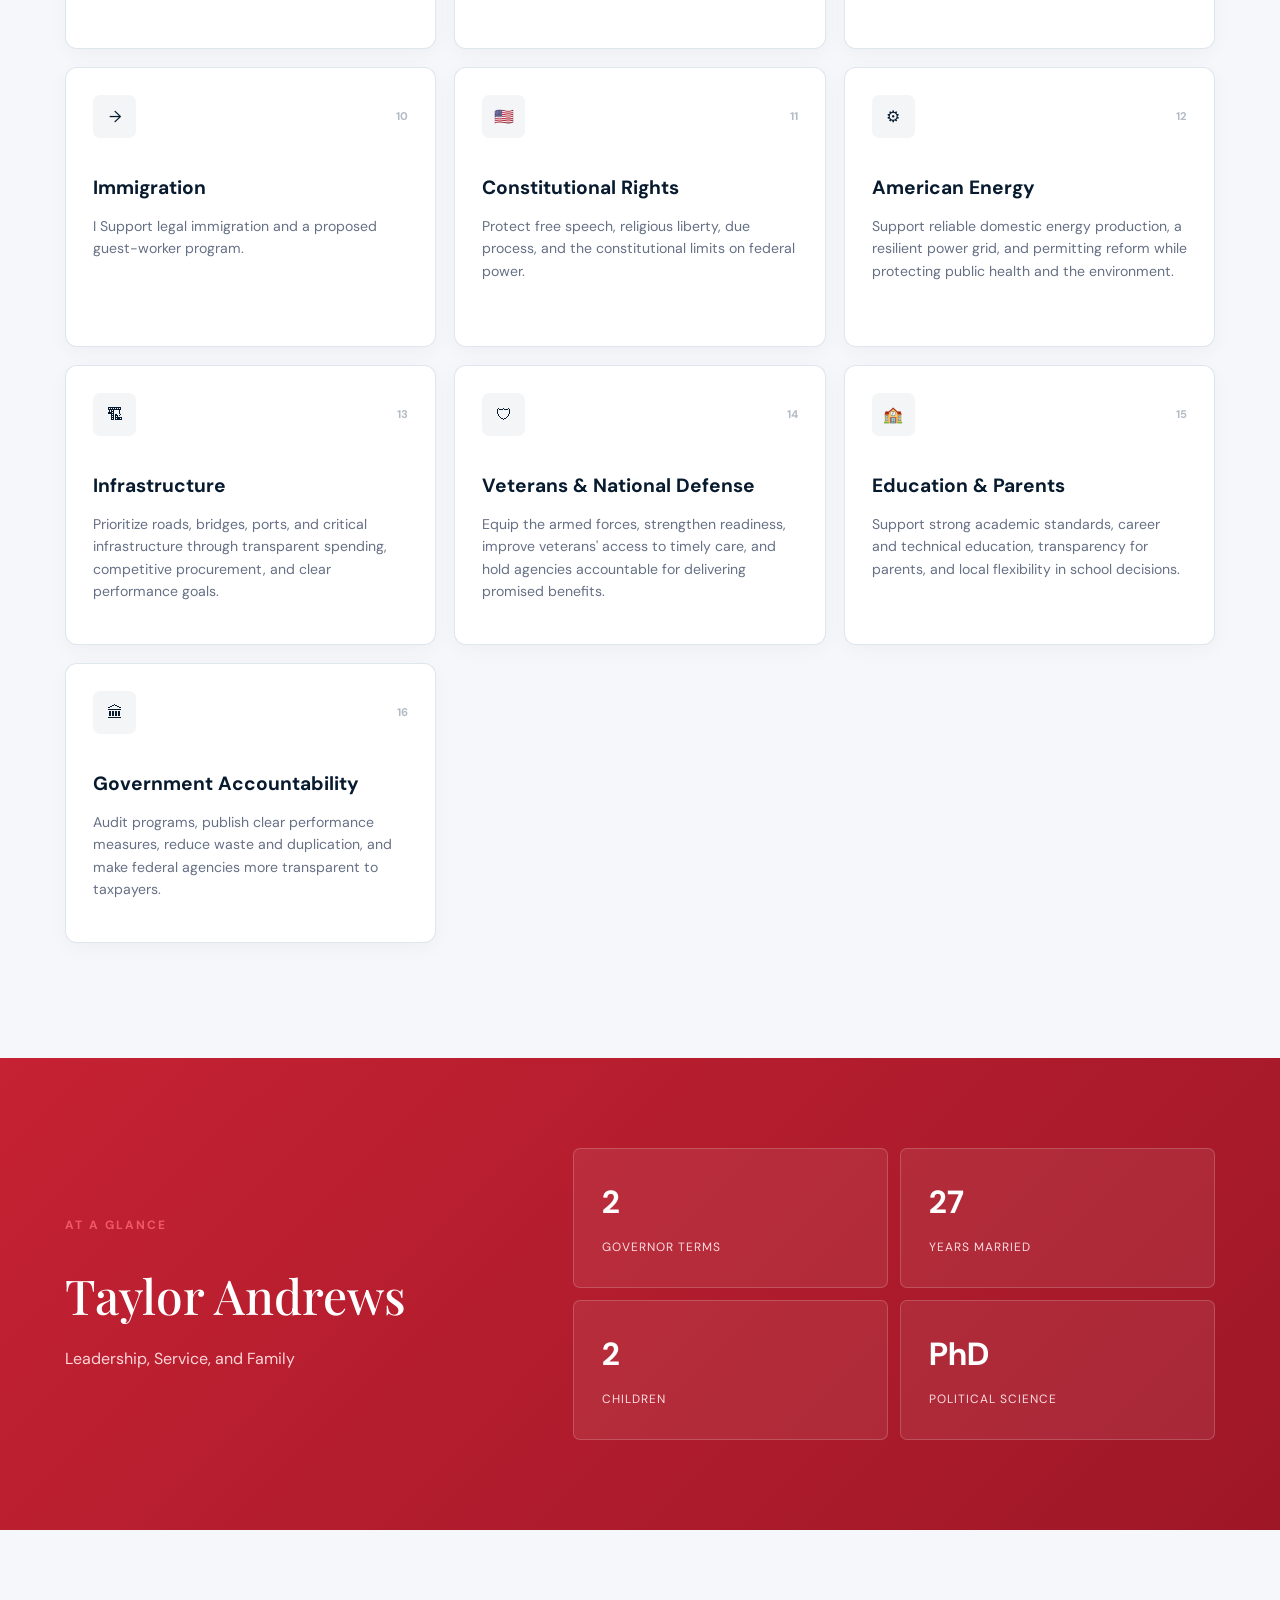
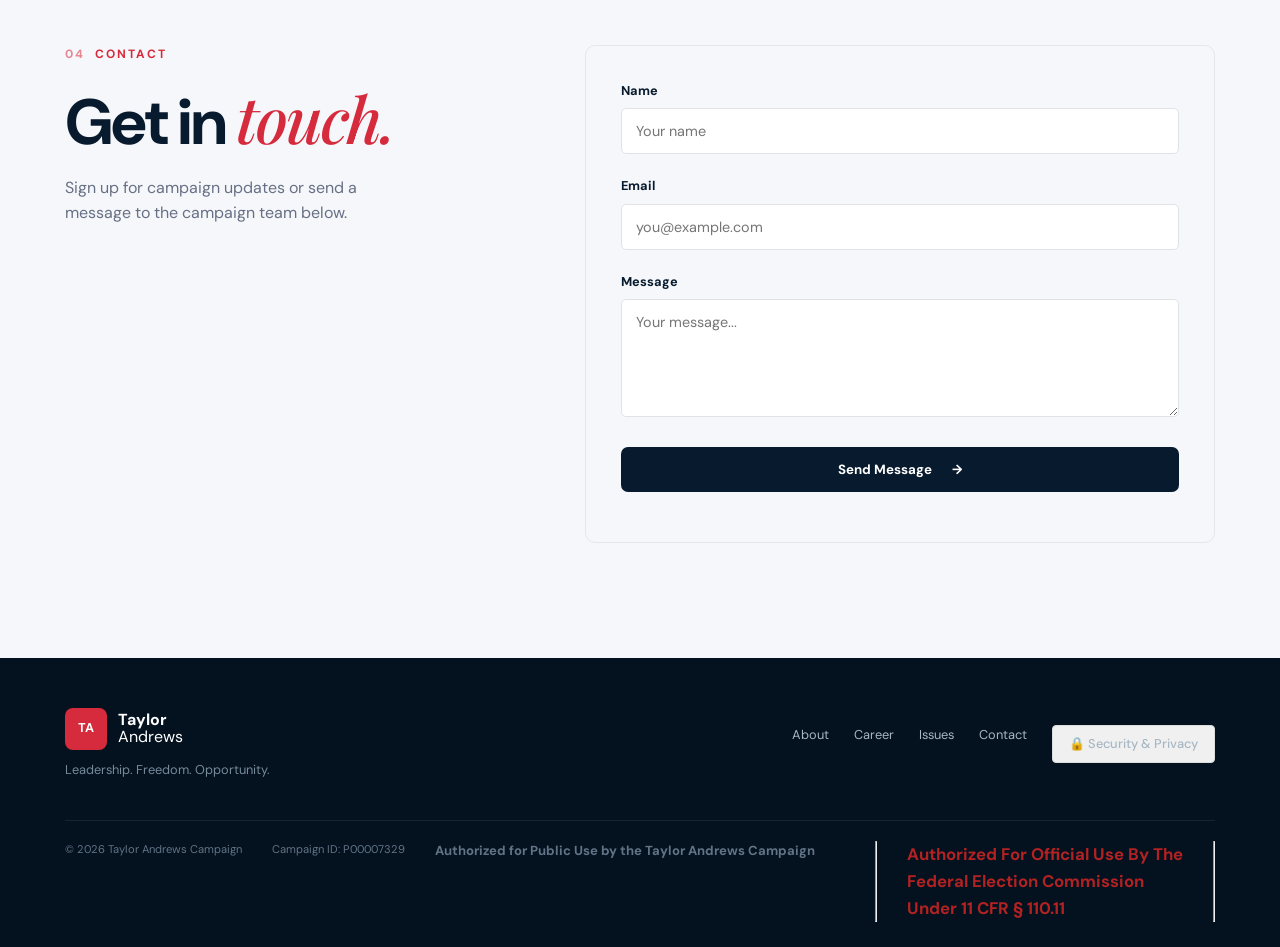
<file: index.html>
<!DOCTYPE html>
<html lang="en">
<head>
    <meta charset="UTF-8">
    <meta name="viewport" content="width=device-width, initial-scale=1.0">

    <title>Taylor Andrews| Leadership. Freedom. Opportunity.</title>

    <link rel="stylesheet" href="style.css">
    <link rel="stylesheet" href="responsive.css">
</head>

<body>

    <!-- NAVIGATION -->
    <header class="header">
        <nav class="navbar">

            <a href="#home" class="brand">
                <span class="brand-mark">TA</span>

                <span>
                    <strong>Taylor</strong>
                    Andrews
                </span>
            </a>

            <button
                class="menu-toggle"
                id="menuToggle"
                aria-label="Toggle navigation"
            >
                <span></span>
                <span></span>
            </button>

            <ul class="nav-links" id="navLinks">
                <li><a href="#about">About</a></li>
                <li><a href="#career">Career</a></li>
                <li><a href="#issues">Issues</a></li>
                <li><a href="#contact">Contact</a></li>
              
            </ul>

            <a href="#issues" class="nav-button">
                View Positions
            </a>

        </nav>
    </header>


    <!-- HERO -->
    <main>

        <section class="hero" id="home">

            <div class="hero-background">
                <div class="glow glow-one"></div>
                <div class="glow glow-two"></div>
            </div>

            <div class="hero-content">

                <div class="status">
                    <span class="status-dot"></span>
                    Leadership. Freedom. Opportunity.
                </div>

                <h1>
                    Taylor
                    <span>Andrews.</span>
                </h1>

                <p class="hero-text">
                  Freedom. Opportunity. America First.
                </p>

                <div class="hero-actions">

                    <a href="#about" class="button primary">
                        Explore Profile
                        <span>→</span>
                    </a>

                    <a href="#issues" class="button secondary">
                        Policy Positions
                    </a>

                </div>

                <div class="hero-meta">

                    <div>
                        <strong>2</strong>
                        <span>Terms as New Jersey Governor</span>
                    </div>

                    <div>
                        <strong>27</strong>
                        <span>Years Married </span>
                    </div>

                    <div>
                        <strong>PhD</strong>
                        <span>Political Science</span>
                    </div>

                </div>

            </div>

            <div class="scroll-indicator">
                <span></span>
                Scroll to explore
            </div>

        </section>


        <!-- ABOUT -->
        <section class="section about" id="about">

            <div class="section-label">
                <span>01</span>
                ABOUT
            </div>

            <div class="section-heading">
                <h2>
                    A record rooted in
                    <em>service, leadership, and results.</em>
                </h2>

                <p>
                    Taylor Andrews brings a background in higher education and public service to the governorship of New Jersey. The campaign's priorities are public safety, economic opportunity, accountable government, and a strong America.
                </p>
            </div>

           
<div class="about-layout">

    <div class="portrait-card">

        <div class="portrait-gradient">
            <img src="Gov.PNG" alt="Taylor Andrews"
                 class="governor-portrait">
        </div>

        <div class="portrait-info">
            <strong>Taylor Andrews</strong>
            <span>Current Governor of New Jersey</span>
        </div>

    </div>

</div>

<br>
<br>

                <div class="about-copy">

                    <div class="copy-block">

                        <span class="copy-number">01</span>

                        <div>
                            <h3>Education</h3>

                            <p>
                                Andrews attended Oxford University in England
                                as a Rhodes Scholar and eventually earned a
                                PhD in political science.
                            </p>
                        </div>

                    </div>


                    <div class="copy-block">

                        <span class="copy-number">02</span>

                        <div>
                            <h3>Academic Career</h3>

                            <p>
                                Andrews spent several decades as a professor
                                at a prestigious university in California
                                before becoming president of a university
                                in New Jersey.
                            </p>
                        </div>

                    </div>


                    <div class="copy-block">

                        <span class="copy-number">03</span>

                        <div>
                            <h3>Public Service</h3>

                            <p>
                                After retiring from education, Andrews ran
                                for governor of New Jersey and is currently
                                serving a second term.
                            </p>
                        </div>

                    </div>

                </div>

            </div>

        </section>


        <!-- CAREER -->
        <section class="career-section" id="career">

            <div class="section career">

                <div class="section-label light-label">
                    <span>02</span>
                    CAREER
                </div>

                <div class="section-heading light-heading">

                    <h2>
                        From scholar to
                        <em>public servant.</em>
                    </h2>

                    <p>
                        A Timeline of My Career
                    </p>

                </div>


                <div class="timeline">

                    <div class="timeline-line"></div>


                    <div class="timeline-item">

                        <div class="timeline-dot">01</div>

                        <div class="timeline-content">
                            <span>EDUCATION</span>

                            <h3>Oxford University</h3>

                            <p>
                                Attended Oxford University as a Rhodes Scholar.
                            </p>
                        </div>

                    </div>


                    <div class="timeline-item">

                        <div class="timeline-dot">02</div>

                        <div class="timeline-content">
                            <span>ACADEMIA</span>

                            <h3>Political Science</h3>

                            <p>
                                Earned a PhD in Political Science and began
                                a long career in higher education.
                            </p>
                        </div>

                    </div>


                    <div class="timeline-item">

                        <div class="timeline-dot">03</div>

                        <div class="timeline-content">
                            <span>LEADERSHIP</span>

                            <h3>University President</h3>

                            <p>
                                Became President of a university in New Jersey
                                after decades as a professor.
                            </p>
                        </div>

                    </div>


                    <div class="timeline-item">

                        <div class="timeline-dot">04</div>

                        <div class="timeline-content">
                            <span>PUBLIC SERVICE</span>

                            <h3>Elected Governor of New Jersey</h3>

                            <p>
                                Entered Politics and is currently
                                serving a second term as governor.
                            </p>
                        </div>

                    </div>

                </div>

            </div>

        </section>


        <!-- ISSUES -->
        <section class="section issues" id="issues">

            <div class="section-label">
                <span>03</span>
                POLICY
            </div>

            <div class="section-heading">

                <h2>
                    Positions on the
                    <em>issues.</em>
                </h2>

                <p>
                    A conservative agenda focused on public safety, economic growth, individual liberty, and accountable government.
                </p>

            </div>


            <!-- FILTER -->
            <div class="filter-bar">

                <button
                    class="filter active"
                    data-filter="all"
                >
                    All
                </button>

                <button
                    class="filter"
                    data-filter="domestic"
                >
                    Domestic
                </button>

                <button
                    class="filter"
                    data-filter="economy"
                >
                    Economy
                </button>

                <button
                    class="filter"
                    data-filter="social"
                >
                    Social
                </button>

                <button
                    class="filter"
                    data-filter="foreign"
                >
                    Foreign Policy
                </button>

            </div>


            <div class="issues-grid">

                <article class="issue-card" data-category="domestic">

                    <div class="card-top">
                        <span class="card-icon">⚖</span>
                        <span class="card-number">01</span>
                    </div>

                    <h3>Crime & Law Enforcement</h3>

                    <p>
                        I Support minimum-sentencing laws and increased
                        funding for local law enforcement.
                    </p>

                    <span class="card-arrow">↗</span>

                </article>


                <article class="issue-card" data-category="domestic">

                    <div class="card-top">
                        <span class="card-icon">◆</span>
                        <span class="card-number">02</span>
                    </div>

                    <h3>Death Penalty</h3>

                    <p>
                        Support retaining the death penalty for the most serious crimes, with due process, reliable evidence, and safeguards against wrongful convictions.
                    </p>

                    <span class="card-arrow">↗</span>

                </article>


                <article class="issue-card" data-category="domestic">

                    <div class="card-top">
                        <span class="card-icon">★</span>
                        <span class="card-number">03</span>
                    </div>

                    <h3>Weapons Policy</h3>

                    <p>
                     I Do Not Support additional limits on an individual's
                        right to own weapons.
                    </p>

                    <span class="card-arrow">↗</span>

                </article>


                <article class="issue-card" data-category="economy">

                    <div class="card-top">
                        <span class="card-icon">$</span>
                        <span class="card-number">04</span>
                    </div>

                    <h3>Business & Economy</h3>

                    <p>
                       I Do Support limited regulation of business and
                        additional tax cuts for U.S. businesses.
                    </p>

                    <span class="card-arrow">↗</span>

                </article>


                <article class="issue-card" data-category="economy">

                    <div class="card-top">
                        <span class="card-icon">%</span>
                        <span class="card-number">05</span>
                    </div>

                    <h3>Taxes</h3>

                    <p>
                        I Support federal tax cuts across income levels
                        and additional business tax cuts.
                    </p>

                    <span class="card-arrow">↗</span>

                </article>


                <article class="issue-card" data-category="economy">

                    <div class="card-top">
                        <span class="card-icon">♻</span>
                        <span class="card-number">06</span>
                    </div>

                    <h3>Environment</h3>

                    <p>
                       I Support cleaning up toxic waste sites and
                        redeveloping them for future use.
                    </p>

                    <span class="card-arrow">↗</span>

                </article>


                <article class="issue-card" data-category="foreign">

                    <div class="card-top">
                        <span class="card-icon">◎</span>
                        <span class="card-number">07</span>
                    </div>

                    <h3>Foreign Policy</h3>

                    <p>
                        I Support International promotion of <span class="blue">Free</span><span class="red">dom</span> and
                        democracy, with diplomacy preferred when possible.
                    </p>

                    <span class="card-arrow">↗</span>

                </article>


                <article class="issue-card" data-category="social">

                    <div class="card-top">
                        <span class="card-icon">+</span>
                        <span class="card-number">08</span>
                    </div>

                    <h3>Healthcare</h3>

                    <p>
                       I Support maintaining Medicare and Medicaid while
                        opposing additional federal health funding.
                    </p>

                    <span class="card-arrow">↗</span>

                </article>


                <article class="issue-card" data-category="social">

                    <div class="card-top">
                        <span class="card-icon">♥</span>
                        <span class="card-number">09</span>
                    </div>

                    <h3>Social Services</h3>

                    <p>
                       I Emphasize individual responsibility and support
                        faith-based organizations competing for federal funds.
                    </p>

                    <span class="card-arrow">↗</span>

                </article>


                <article class="issue-card" data-category="social">

                    <div class="card-top">
                        <span class="card-icon">→</span>
                        <span class="card-number">10</span>
                    </div>

                    <h3>Immigration</h3>

                    <p>
                       I Support legal immigration and a proposed
                        guest-worker program.
                    </p>

                    <span class="card-arrow">↗</span>

                </article>

                <article class="issue-card" data-category="domestic">
                    <div class="card-top">
                        <span class="card-icon">🇺🇸</span>
                        <span class="card-number">11</span>
                    </div>
                    <h3>Constitutional Rights</h3>
                    <p>Protect free speech, religious liberty, due process, and the constitutional limits on federal power.</p>
                    <span class="card-arrow">↗</span>
                </article>

                <article class="issue-card" data-category="economy">
                    <div class="card-top">
                        <span class="card-icon">⚙</span>
                        <span class="card-number">12</span>
                    </div>
                    <h3>American Energy</h3>
                    <p>Support reliable domestic energy production, a resilient power grid, and permitting reform while protecting public health and the environment.</p>
                    <span class="card-arrow">↗</span>
                </article>

                <article class="issue-card" data-category="economy">
                    <div class="card-top">
                        <span class="card-icon">🏗</span>
                        <span class="card-number">13</span>
                    </div>
                    <h3>Infrastructure</h3>
                    <p>Prioritize roads, bridges, ports, and critical infrastructure through transparent spending, competitive procurement, and clear performance goals.</p>
                    <span class="card-arrow">↗</span>
                </article>

                <article class="issue-card" data-category="domestic">
                    <div class="card-top">
                        <span class="card-icon">🛡</span>
                        <span class="card-number">14</span>
                    </div>
                    <h3>Veterans & National Defense</h3>
                    <p>Equip the armed forces, strengthen readiness, improve veterans' access to timely care, and hold agencies accountable for delivering promised benefits.</p>
                    <span class="card-arrow">↗</span>
                </article>

                <article class="issue-card" data-category="social">
                    <div class="card-top">
                        <span class="card-icon">🏫</span>
                        <span class="card-number">15</span>
                    </div>
                    <h3>Education & Parents</h3>
                    <p>Support strong academic standards, career and technical education, transparency for parents, and local flexibility in school decisions.</p>
                    <span class="card-arrow">↗</span>
                </article>

                <article class="issue-card" data-category="economy">
                    <div class="card-top">
                        <span class="card-icon">🏛</span>
                        <span class="card-number">16</span>
                    </div>
                    <h3>Government Accountability</h3>
                    <p>Audit programs, publish clear performance measures, reduce waste and duplication, and make federal agencies more transparent to taxpayers.</p>
                    <span class="card-arrow">↗</span>
                </article>

            </div>

        </section>


        <!-- STATS -->
        <section class="stats-section">

            <div class="stats-content">

                <div class="stats-intro">

                    <span class="section-label light-label">
                        AT A GLANCE
                    </span>

                    <h2>
                        Taylor Andrews
                    </h2>

                    <p>
                       Leadership, Service, and Family
                    </p>

                </div>


                <div class="stats-grid">

                    <div class="stat">
                        <strong>2</strong>
                        <span>Governor Terms</span>
                    </div>

                    <div class="stat">
                        <strong>27</strong>
                        <span>Years Married</span>
                    </div>

                    <div class="stat">
                        <strong>2</strong>
                        <span>Children</span>
                    </div>

                    <div class="stat">
                        <strong>PhD</strong>
                        <span>Political Science</span>
                    </div>

                </div>

            </div>

        </section>


        <!-- CONTACT -->
        <section class="section contact" id="contact">

            <div class="contact-layout">

                <div class="contact-intro">

                    <div class="section-label">
                        <span>04</span>
                        CONTACT
                    </div>

                    <h2>
                        Get in
                        <em>touch.</em>
                    </h2>

                    <p>
                        Sign up for campaign updates or send a message to the campaign team below.
                    </p>

                </div>


                <form id="contactForm" class="contact-form">

                    <div class="input-group">

                        <label for="name">Name</label>

                        <input
                            id="name"
                            type="text"
                            placeholder="Your name"
                            required
                        >

                    </div>


                    <div class="input-group">

                        <label for="email">Email</label>

                        <input
                            id="email"
                            type="email"
                            placeholder="you@example.com"
                            required
                        >

                    </div>


                    <div class="input-group">

                        <label for="message">Message</label>

                        <textarea
                            id="message"
                            rows="5"
                            placeholder="Your message..."
                            required
                        ></textarea>

                    </div>


                    <button type="submit" class="submit-button">
                        Send Message
                        <span>→</span>
                    </button>

                    <p id="formMessage"></p>

                </form>

            </div>

        </section>

    </main>


    <!-- FOOTER -->
    <footer>

        <div class="footer-main">

            <div class="footer-brand">

                <div class="brand">
                    <span class="brand-mark">TA</span>

                    <span>
                        <strong>Taylor</strong>
                        Andrews
                    </span>
                </div>

                <p>
                    Leadership. Freedom. Opportunity.
                </p>

            </div>


            <div class="footer-links">

                <a href="#about">About</a>
                <a href="#career">Career</a>
                <a href="#issues">Issues</a>
                <a href="#contact">Contact</a>
                <!-- Security Policy Button -->
<a href="security.html" class="security-btn" aria-label="View our Security and Privacy Policy">
  🔒 Security & Privacy
</a>

<style>
  /* Button Styling */
  .security-btn {
    display: inline-block;
    padding: 8px 16px;
    background-color: #f0f0f0; /* Light grey for subtlety */
    color: #333;
    text-decoration: none;
    border-radius: 4px;
    font-size: 14px;
    font-weight: 500;
    transition: all 0.2s ease;
    border: 1px solid #ddd;
  }

  .security-btn:hover {
    background-color: #e0e0e0;
    color: #000;
    box-shadow: 0 2px 4px rgba(0,0,0,0.1);
  }

  /* Dark Mode Support (Optional) */
  @media (prefers-color-scheme: dark) {
    .security-btn {
      background-color: #333;
      color: #eee;
      border-color: #555;
    }
    .security-btn:hover {
      background-color: #444;
      color: #fff;
    }
  }
</style>

            </div>

        </div>


        <div class="footer-bottom">

            <p>
                © <span id="currentYear"></span>
                Taylor Andrews Campaign
            </p>

            <p>
               Campaign ID: P00007329
            </p>
            <h3>
                <strong>Authorized for Public Use by the Taylor Andrews Campaign</strong>
            </h3>
            <br>
            <hr>
        <h2 class= "fec-color">
            <strong>Authorized For Official Use By The 
                <br>Federal Election Commission</strong>
          <br><strong>Under 11 CFR § 110.11</strong>
        </h2>
            <style>
                .fec-color {
                    color: firebrick;
                }
            </style>
        <hr>
        </div>
       
    <script src="2script.js"></script>

</body>
</html>
</file>
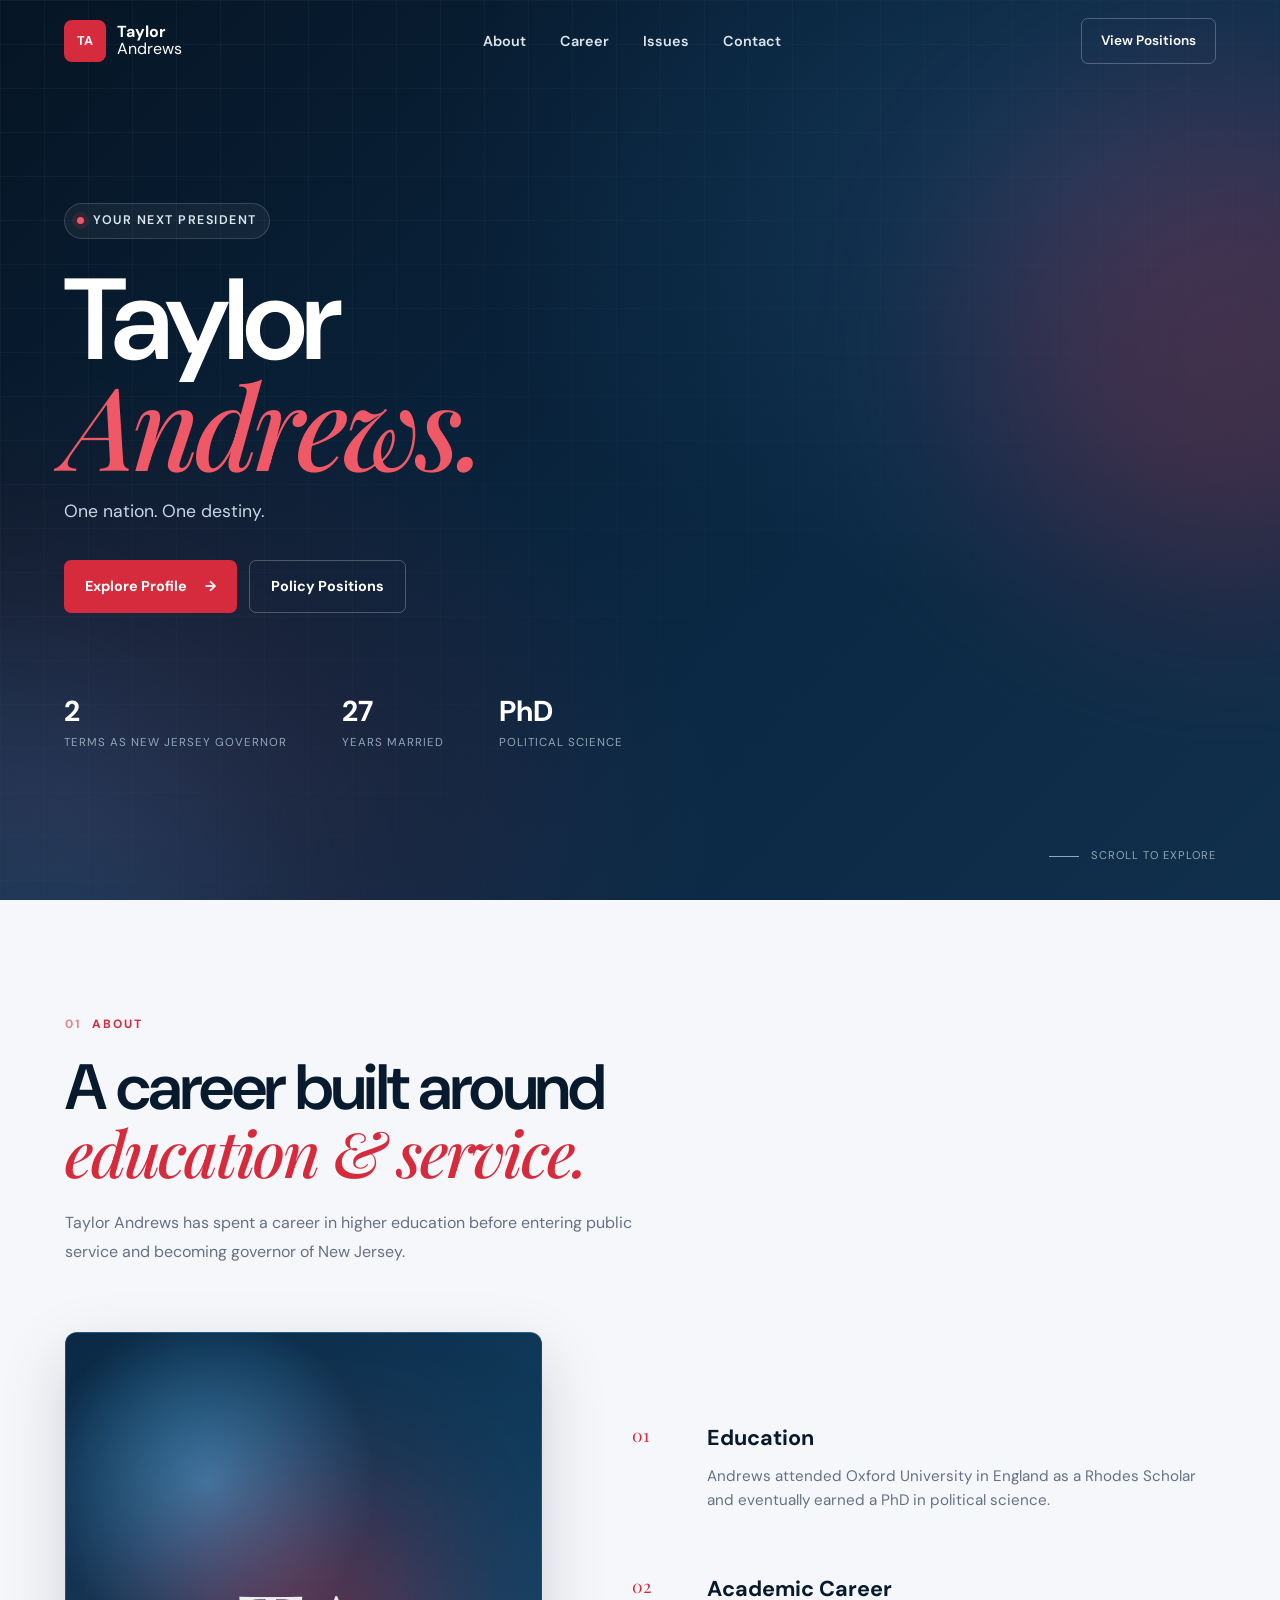
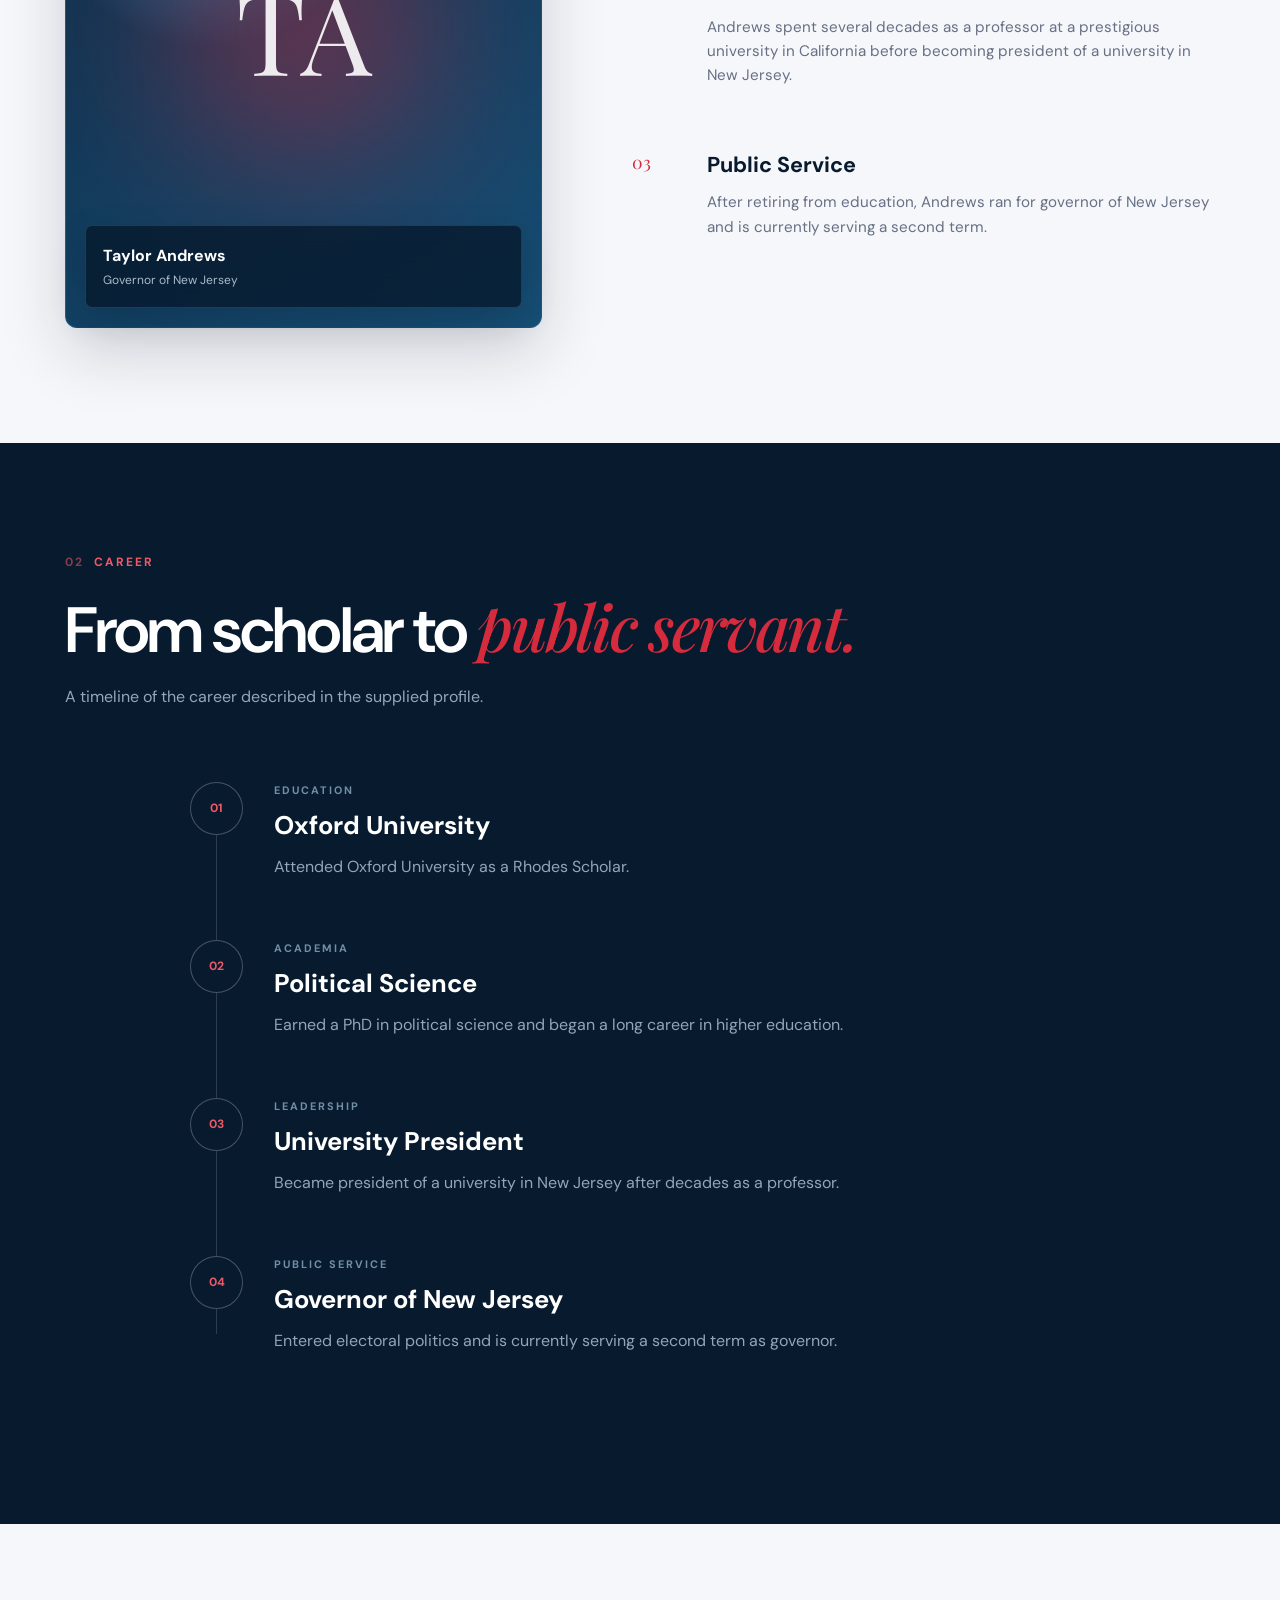
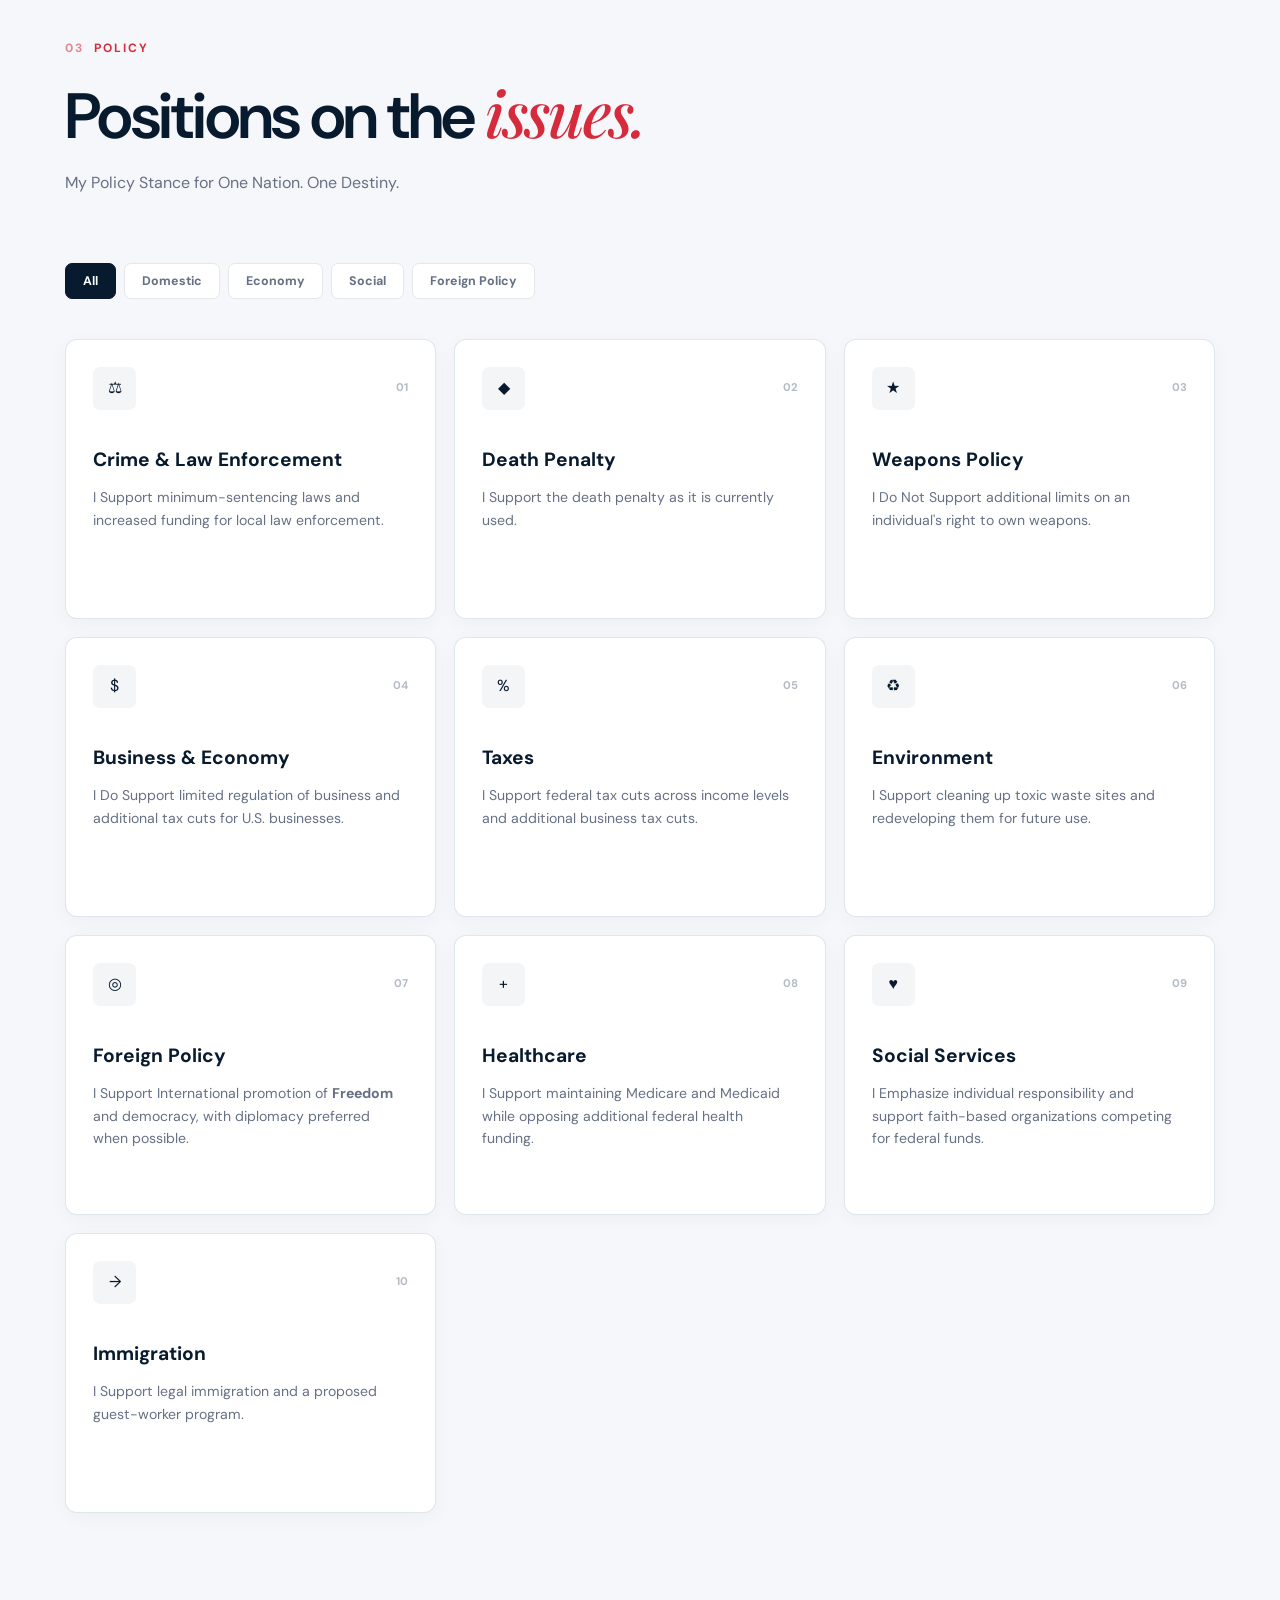
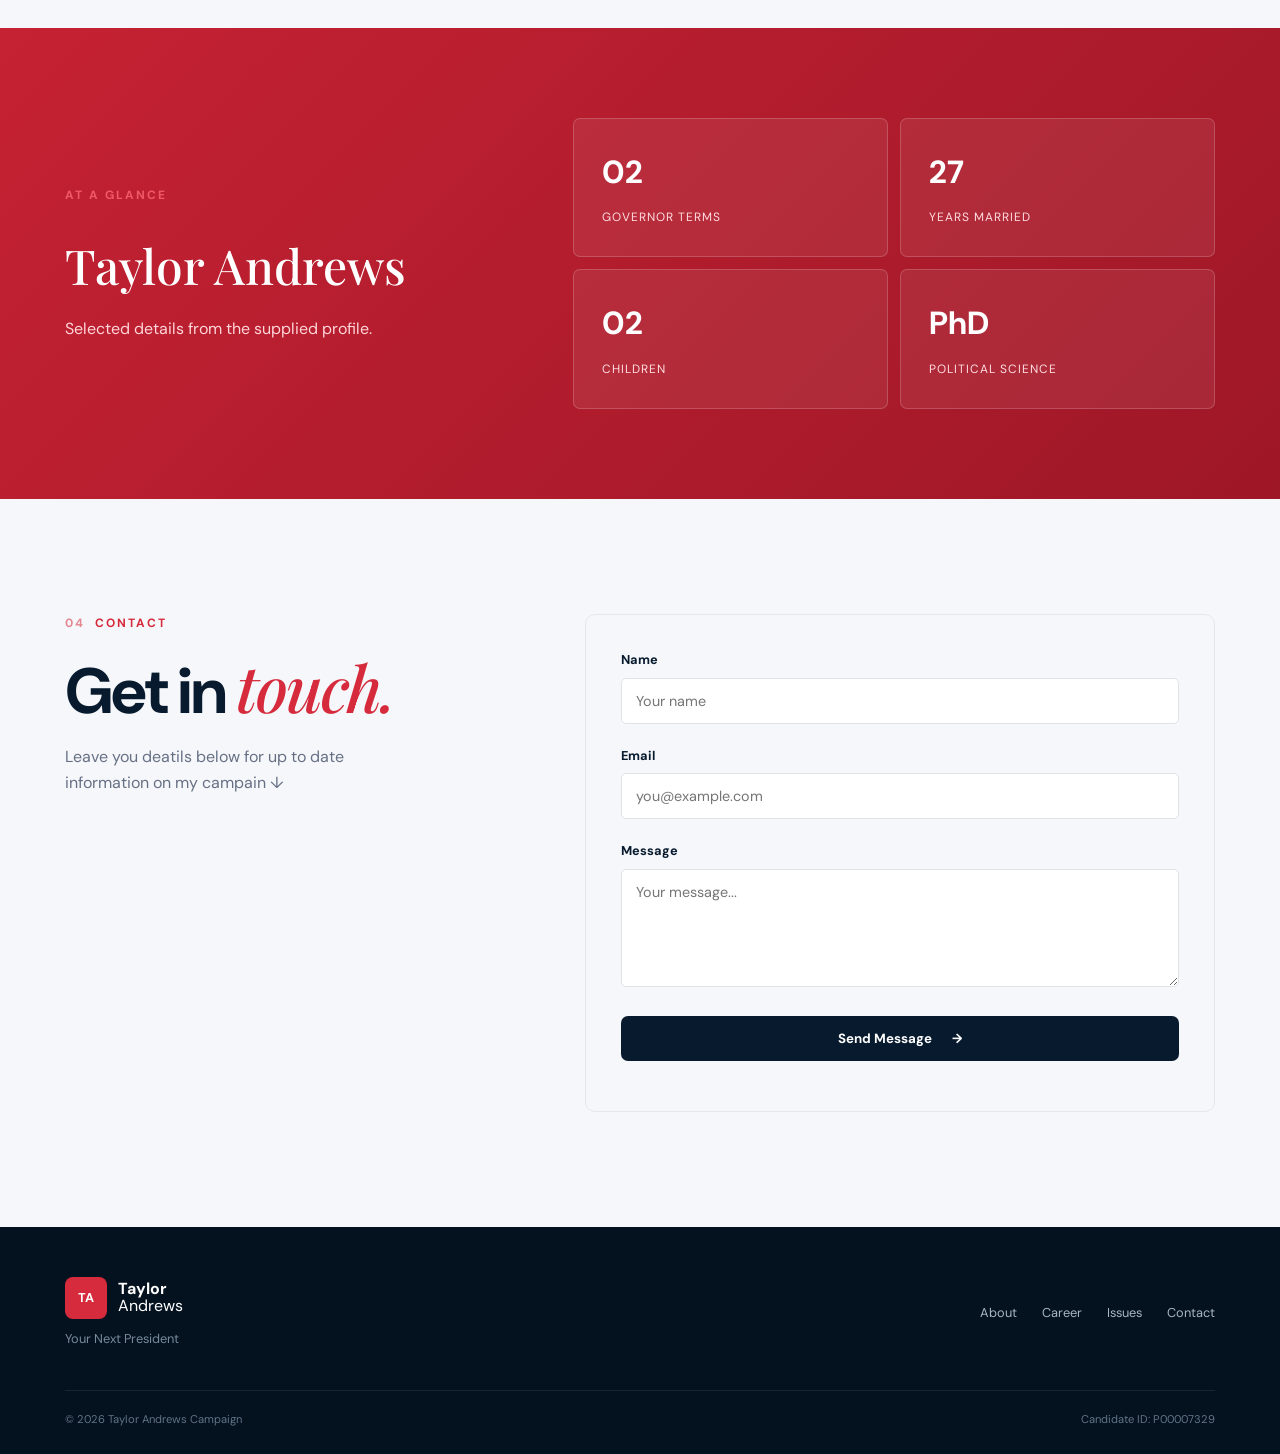
<file: Gov.html>
<!DOCTYPE html>
<html lang="en">
<head>
    <meta charset="UTF-8">
    <meta name="viewport" content="width=device-width, initial-scale=1.0">

    <title>Taylor Andrews| Your Next President</title>

    <link rel="stylesheet" href="style.css">
</head>

<body>

    <!-- NAVIGATION -->
    <header class="header">
        <nav class="navbar">

            <a href="#home" class="brand">
                <span class="brand-mark">TA</span>

                <span>
                    <strong>Taylor</strong>
                    Andrews
                </span>
            </a>

            <button
                class="menu-toggle"
                id="menuToggle"
                aria-label="Toggle navigation"
            >
                <span></span>
                <span></span>
            </button>

            <ul class="nav-links" id="navLinks">
                <li><a href="#about">About</a></li>
                <li><a href="#career">Career</a></li>
                <li><a href="#issues">Issues</a></li>
                <li><a href="#contact">Contact</a></li>
            </ul>

            <a href="#issues" class="nav-button">
                View Positions
            </a>

        </nav>
    </header>


    <!-- HERO -->
    <main>

        <section class="hero" id="home">

            <div class="hero-background">
                <div class="glow glow-one"></div>
                <div class="glow glow-two"></div>
            </div>

            <div class="hero-content">

                <div class="status">
                    <span class="status-dot"></span>
                    Your Next President
                </div>

                <h1>
                    Taylor
                    <span>Andrews.</span>
                </h1>

                <p class="hero-text">
                  One nation. One destiny.
                </p>

                <div class="hero-actions">

                    <a href="#about" class="button primary">
                        Explore Profile
                        <span>→</span>
                    </a>

                    <a href="#issues" class="button secondary">
                        Policy Positions
                    </a>

                </div>

                <div class="hero-meta">

                    <div>
                        <strong>2</strong>
                        <span>Terms as New Jersey Governor</span>
                    </div>

                    <div>
                        <strong>27</strong>
                        <span>Years Married </span>
                    </div>

                    <div>
                        <strong>PhD</strong>
                        <span>Political Science</span>
                    </div>

                </div>

            </div>

            <div class="scroll-indicator">
                <span></span>
                Scroll to explore
            </div>

        </section>


        <!-- ABOUT -->
        <section class="section about" id="about">

            <div class="section-label">
                <span>01</span>
                ABOUT
            </div>

            <div class="section-heading">
                <h2>
                    A career built around
                    <em>education & service.</em>
                </h2>

                <p>
                    Taylor Andrews has spent a career in higher education
                    before entering public service and becoming governor
                    of New Jersey.
                </p>
            </div>

            <div class="about-layout">

                <div class="portrait-card">

                    <div class="portrait-gradient">
                        <span>TA</span>
                    </div>

                    <div class="portrait-info">
                        <strong>Taylor Andrews</strong>
                        <span>Governor of New Jersey</span>
                    </div>

                </div>


                <div class="about-copy">

                    <div class="copy-block">

                        <span class="copy-number">01</span>

                        <div>
                            <h3>Education</h3>

                            <p>
                                Andrews attended Oxford University in England
                                as a Rhodes Scholar and eventually earned a
                                PhD in political science.
                            </p>
                        </div>

                    </div>


                    <div class="copy-block">

                        <span class="copy-number">02</span>

                        <div>
                            <h3>Academic Career</h3>

                            <p>
                                Andrews spent several decades as a professor
                                at a prestigious university in California
                                before becoming president of a university
                                in New Jersey.
                            </p>
                        </div>

                    </div>


                    <div class="copy-block">

                        <span class="copy-number">03</span>

                        <div>
                            <h3>Public Service</h3>

                            <p>
                                After retiring from education, Andrews ran
                                for governor of New Jersey and is currently
                                serving a second term.
                            </p>
                        </div>

                    </div>

                </div>

            </div>

        </section>


        <!-- CAREER -->
        <section class="career-section" id="career">

            <div class="section career">

                <div class="section-label light-label">
                    <span>02</span>
                    CAREER
                </div>

                <div class="section-heading light-heading">

                    <h2>
                        From scholar to
                        <em>public servant.</em>
                    </h2>

                    <p>
                        A timeline of the career described in the
                        supplied profile.
                    </p>

                </div>


                <div class="timeline">

                    <div class="timeline-line"></div>


                    <div class="timeline-item">

                        <div class="timeline-dot">01</div>

                        <div class="timeline-content">
                            <span>EDUCATION</span>

                            <h3>Oxford University</h3>

                            <p>
                                Attended Oxford University as a Rhodes Scholar.
                            </p>
                        </div>

                    </div>


                    <div class="timeline-item">

                        <div class="timeline-dot">02</div>

                        <div class="timeline-content">
                            <span>ACADEMIA</span>

                            <h3>Political Science</h3>

                            <p>
                                Earned a PhD in political science and began
                                a long career in higher education.
                            </p>
                        </div>

                    </div>


                    <div class="timeline-item">

                        <div class="timeline-dot">03</div>

                        <div class="timeline-content">
                            <span>LEADERSHIP</span>

                            <h3>University President</h3>

                            <p>
                                Became president of a university in New Jersey
                                after decades as a professor.
                            </p>
                        </div>

                    </div>


                    <div class="timeline-item">

                        <div class="timeline-dot">04</div>

                        <div class="timeline-content">
                            <span>PUBLIC SERVICE</span>

                            <h3>Governor of New Jersey</h3>

                            <p>
                                Entered electoral politics and is currently
                                serving a second term as governor.
                            </p>
                        </div>

                    </div>

                </div>

            </div>

        </section>


        <!-- ISSUES -->
        <section class="section issues" id="issues">

            <div class="section-label">
                <span>03</span>
                POLICY
            </div>

            <div class="section-heading">

                <h2>
                    Positions on the
                    <em>issues.</em>
                </h2>

                <p>
                    My Policy Stance for One Nation. One Destiny.
                </p>

            </div>


            <!-- FILTER -->
            <div class="filter-bar">

                <button
                    class="filter active"
                    data-filter="all"
                >
                    All
                </button>

                <button
                    class="filter"
                    data-filter="domestic"
                >
                    Domestic
                </button>

                <button
                    class="filter"
                    data-filter="economy"
                >
                    Economy
                </button>

                <button
                    class="filter"
                    data-filter="social"
                >
                    Social
                </button>

                <button
                    class="filter"
                    data-filter="foreign"
                >
                    Foreign Policy
                </button>

            </div>


            <div class="issues-grid">

                <article class="issue-card" data-category="domestic">

                    <div class="card-top">
                        <span class="card-icon">⚖</span>
                        <span class="card-number">01</span>
                    </div>

                    <h3>Crime & Law Enforcement</h3>

                    <p>
                        I Support minimum-sentencing laws and increased
                        funding for local law enforcement.
                    </p>

                    <span class="card-arrow">↗</span>

                </article>


                <article class="issue-card" data-category="domestic">

                    <div class="card-top">
                        <span class="card-icon">◆</span>
                        <span class="card-number">02</span>
                    </div>

                    <h3>Death Penalty</h3>

                    <p>
                        I Support the death penalty as it is currently used.
                    </p>

                    <span class="card-arrow">↗</span>

                </article>


                <article class="issue-card" data-category="domestic">

                    <div class="card-top">
                        <span class="card-icon">★</span>
                        <span class="card-number">03</span>
                    </div>

                    <h3>Weapons Policy</h3>

                    <p>
                     I Do Not Support additional limits on an individual's
                        right to own weapons.
                    </p>

                    <span class="card-arrow">↗</span>

                </article>


                <article class="issue-card" data-category="economy">

                    <div class="card-top">
                        <span class="card-icon">$</span>
                        <span class="card-number">04</span>
                    </div>

                    <h3>Business & Economy</h3>

                    <p>
                       I Do Support limited regulation of business and
                        additional tax cuts for U.S. businesses.
                    </p>

                    <span class="card-arrow">↗</span>

                </article>


                <article class="issue-card" data-category="economy">

                    <div class="card-top">
                        <span class="card-icon">%</span>
                        <span class="card-number">05</span>
                    </div>

                    <h3>Taxes</h3>

                    <p>
                        I Support federal tax cuts across income levels
                        and additional business tax cuts.
                    </p>

                    <span class="card-arrow">↗</span>

                </article>


                <article class="issue-card" data-category="economy">

                    <div class="card-top">
                        <span class="card-icon">♻</span>
                        <span class="card-number">06</span>
                    </div>

                    <h3>Environment</h3>

                    <p>
                       I Support cleaning up toxic waste sites and
                        redeveloping them for future use.
                    </p>

                    <span class="card-arrow">↗</span>

                </article>


                <article class="issue-card" data-category="foreign">

                    <div class="card-top">
                        <span class="card-icon">◎</span>
                        <span class="card-number">07</span>
                    </div>

                    <h3>Foreign Policy</h3>

                    <p>
                        I Support International promotion of <strong>Freedom</strong> and
                        democracy, with diplomacy preferred when possible.
                    </p>

                    <span class="card-arrow">↗</span>

                </article>


                <article class="issue-card" data-category="social">

                    <div class="card-top">
                        <span class="card-icon">+</span>
                        <span class="card-number">08</span>
                    </div>

                    <h3>Healthcare</h3>

                    <p>
                       I Support maintaining Medicare and Medicaid while
                        opposing additional federal health funding.
                    </p>

                    <span class="card-arrow">↗</span>

                </article>


                <article class="issue-card" data-category="social">

                    <div class="card-top">
                        <span class="card-icon">♥</span>
                        <span class="card-number">09</span>
                    </div>

                    <h3>Social Services</h3>

                    <p>
                       I Emphasize individual responsibility and support
                        faith-based organizations competing for federal funds.
                    </p>

                    <span class="card-arrow">↗</span>

                </article>


                <article class="issue-card" data-category="social">

                    <div class="card-top">
                        <span class="card-icon">→</span>
                        <span class="card-number">10</span>
                    </div>

                    <h3>Immigration</h3>

                    <p>
                       I Support legal immigration and a proposed
                        guest-worker program.
                    </p>

                    <span class="card-arrow">↗</span>

                </article>

            </div>

        </section>


        <!-- STATS -->
        <section class="stats-section">

            <div class="stats-content">

                <div class="stats-intro">

                    <span class="section-label light-label">
                        AT A GLANCE
                    </span>

                    <h2>
                        Taylor Andrews
                    </h2>

                    <p>
                        Selected details from the supplied profile.
                    </p>

                </div>


                <div class="stats-grid">

                    <div class="stat">
                        <strong>02</strong>
                        <span>Governor Terms</span>
                    </div>

                    <div class="stat">
                        <strong>27</strong>
                        <span>Years Married</span>
                    </div>

                    <div class="stat">
                        <strong>02</strong>
                        <span>Children</span>
                    </div>

                    <div class="stat">
                        <strong>PhD</strong>
                        <span>Political Science</span>
                    </div>

                </div>

            </div>

        </section>


        <!-- CONTACT -->
        <section class="section contact" id="contact">

            <div class="contact-layout">

                <div class="contact-intro">

                    <div class="section-label">
                        <span>04</span>
                        CONTACT
                    </div>

                    <h2>
                        Get in
                        <em>touch.</em>
                    </h2>

                    <p>
                        Leave you deatils below for up to date information on my campain ↓
                    </p>

                </div>


                <form id="contactForm" class="contact-form">

                    <div class="input-group">

                        <label for="name">Name</label>

                        <input
                            id="name"
                            type="text"
                            placeholder="Your name"
                            required
                        >

                    </div>


                    <div class="input-group">

                        <label for="email">Email</label>

                        <input
                            id="email"
                            type="email"
                            placeholder="you@example.com"
                            required
                        >

                    </div>


                    <div class="input-group">

                        <label for="message">Message</label>

                        <textarea
                            id="message"
                            rows="5"
                            placeholder="Your message..."
                            required
                        ></textarea>

                    </div>


                    <button type="submit" class="submit-button">
                        Send Message
                        <span>→</span>
                    </button>

                    <p id="formMessage"></p>

                </form>

            </div>

        </section>

    </main>


    <!-- FOOTER -->
    <footer>

        <div class="footer-main">

            <div class="footer-brand">

                <div class="brand">
                    <span class="brand-mark">TA</span>

                    <span>
                        <strong>Taylor</strong>
                        Andrews
                    </span>
                </div>

                <p>
                    Your Next President
                </p>

            </div>


            <div class="footer-links">

                <a href="#about">About</a>
                <a href="#career">Career</a>
                <a href="#issues">Issues</a>
                <a href="#contact">Contact</a>

            </div>

        </div>


        <div class="footer-bottom">

            <p>
                © <span id="currentYear"></span>
                Taylor Andrews Campaign
            </p>

            <p>
               Candidate ID: P00007329
            </p>

        </div>

    </footer>


    <script src="script.js"></script>

</body>
</html>
</file>
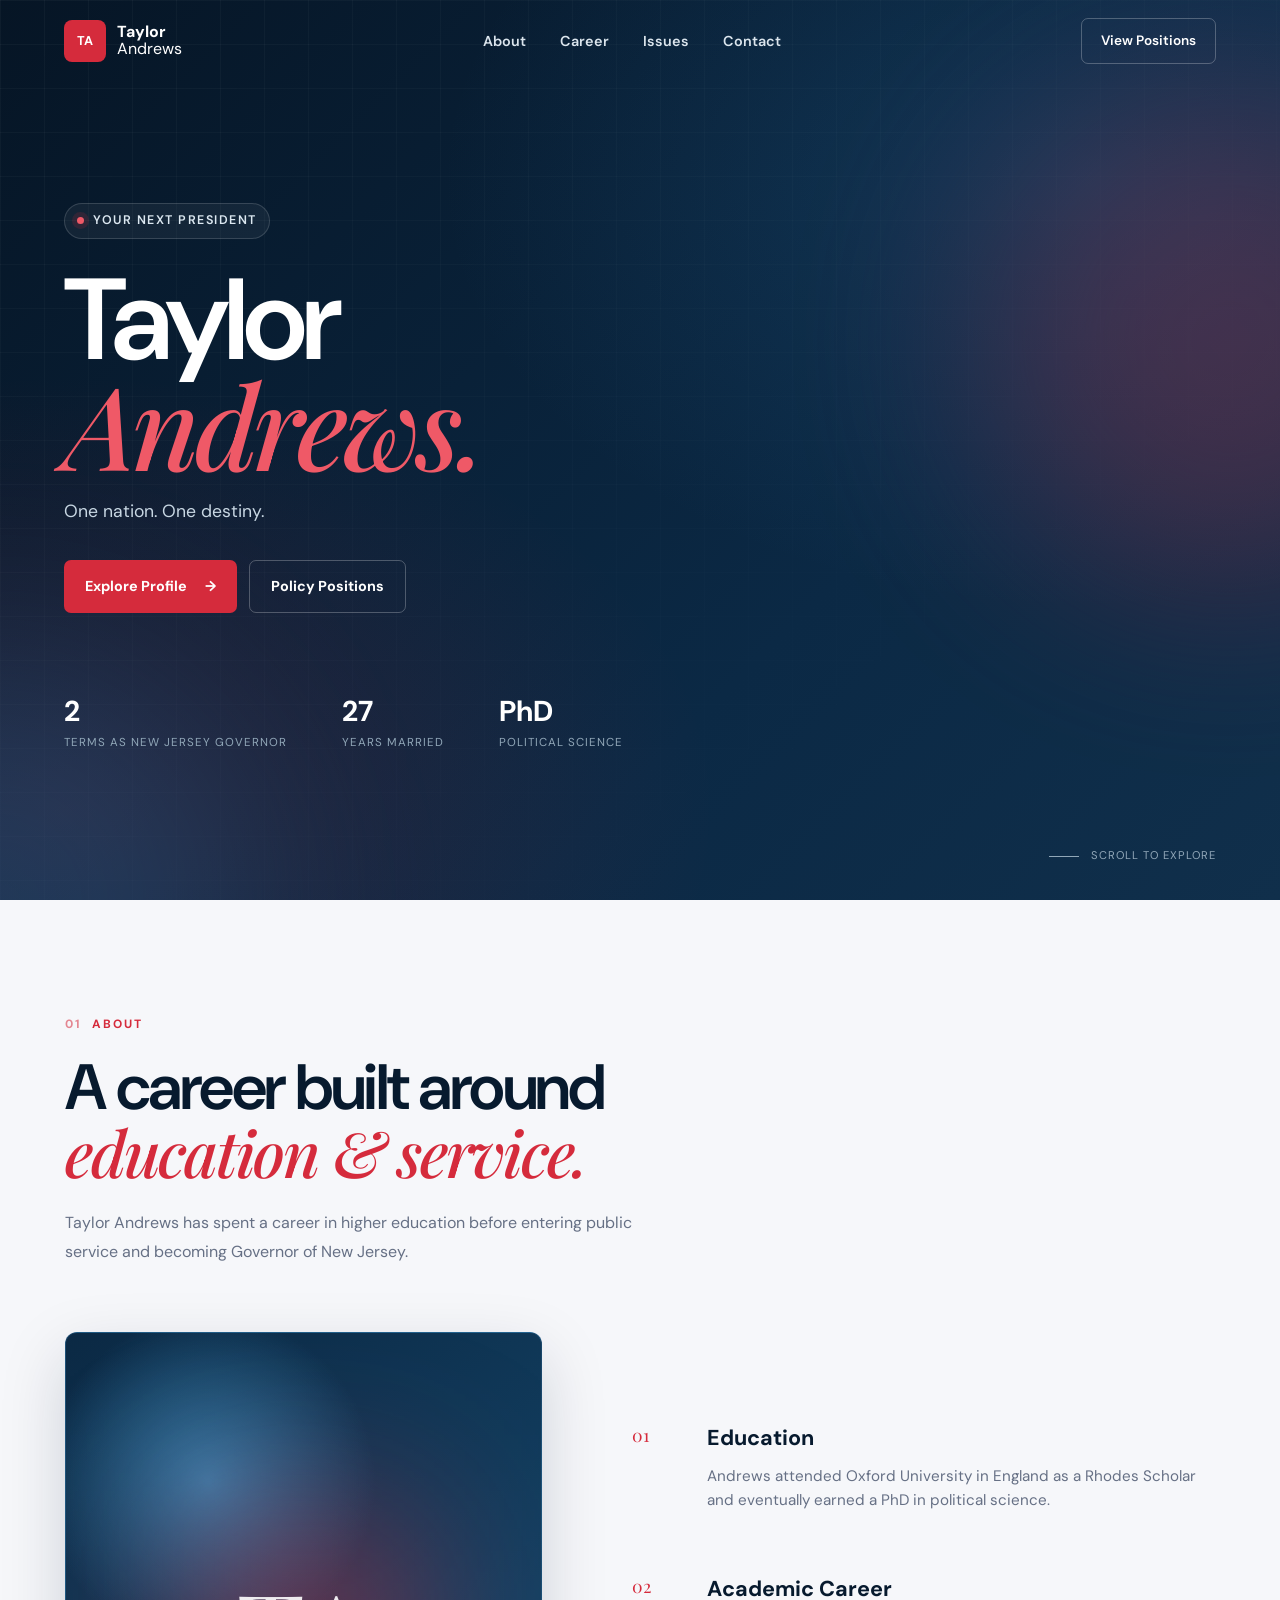
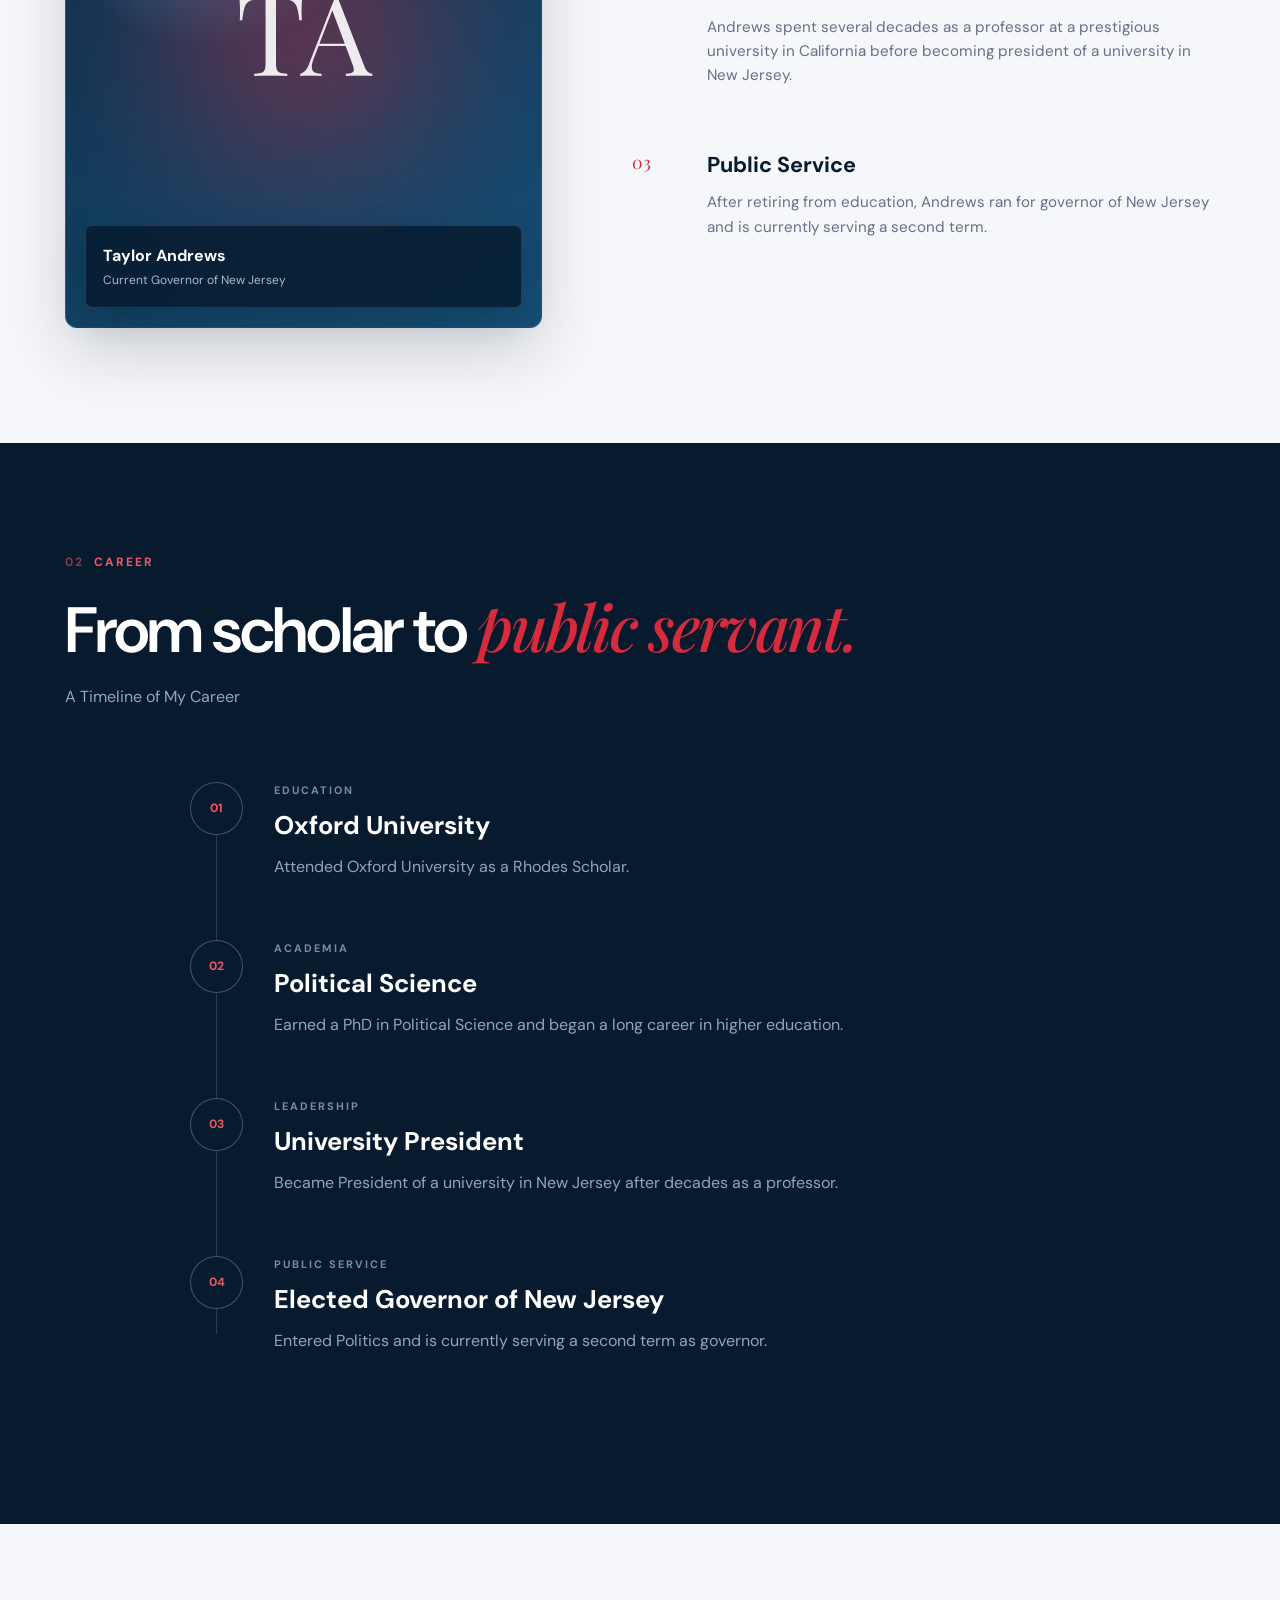
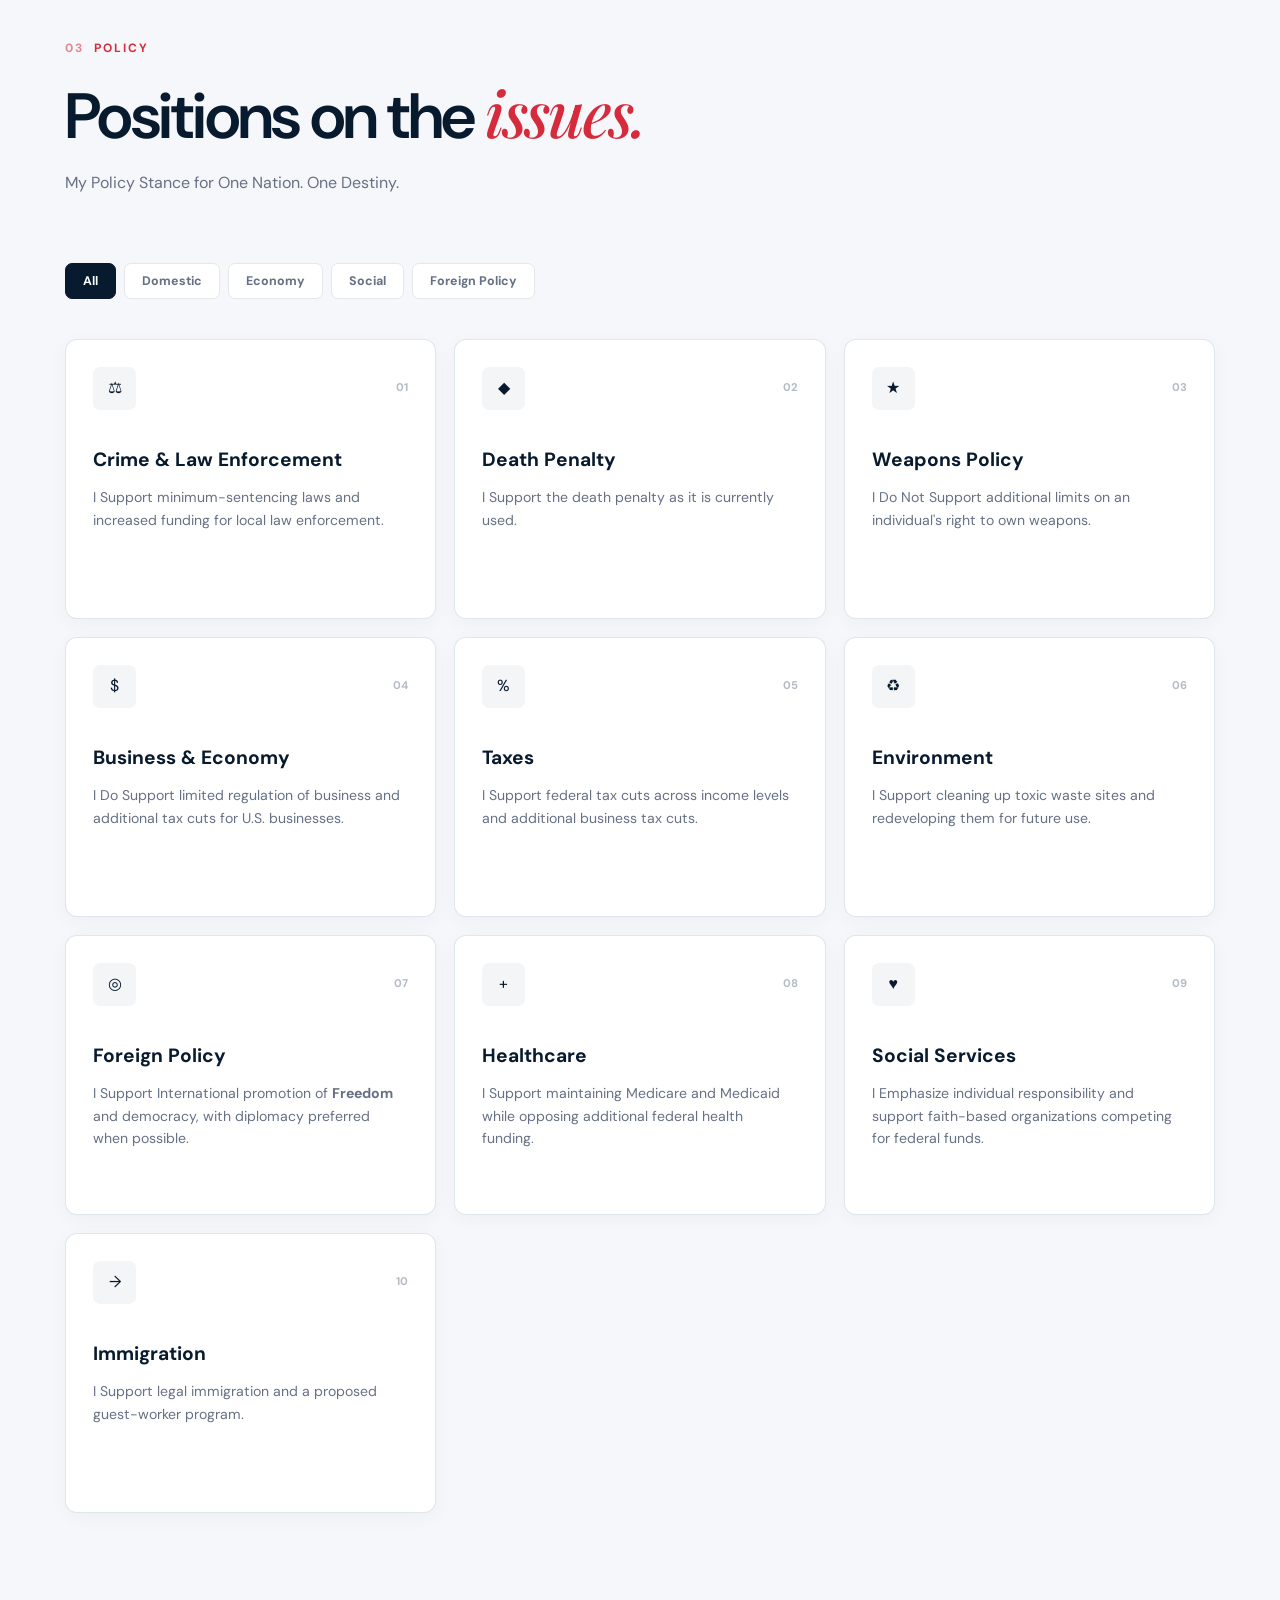
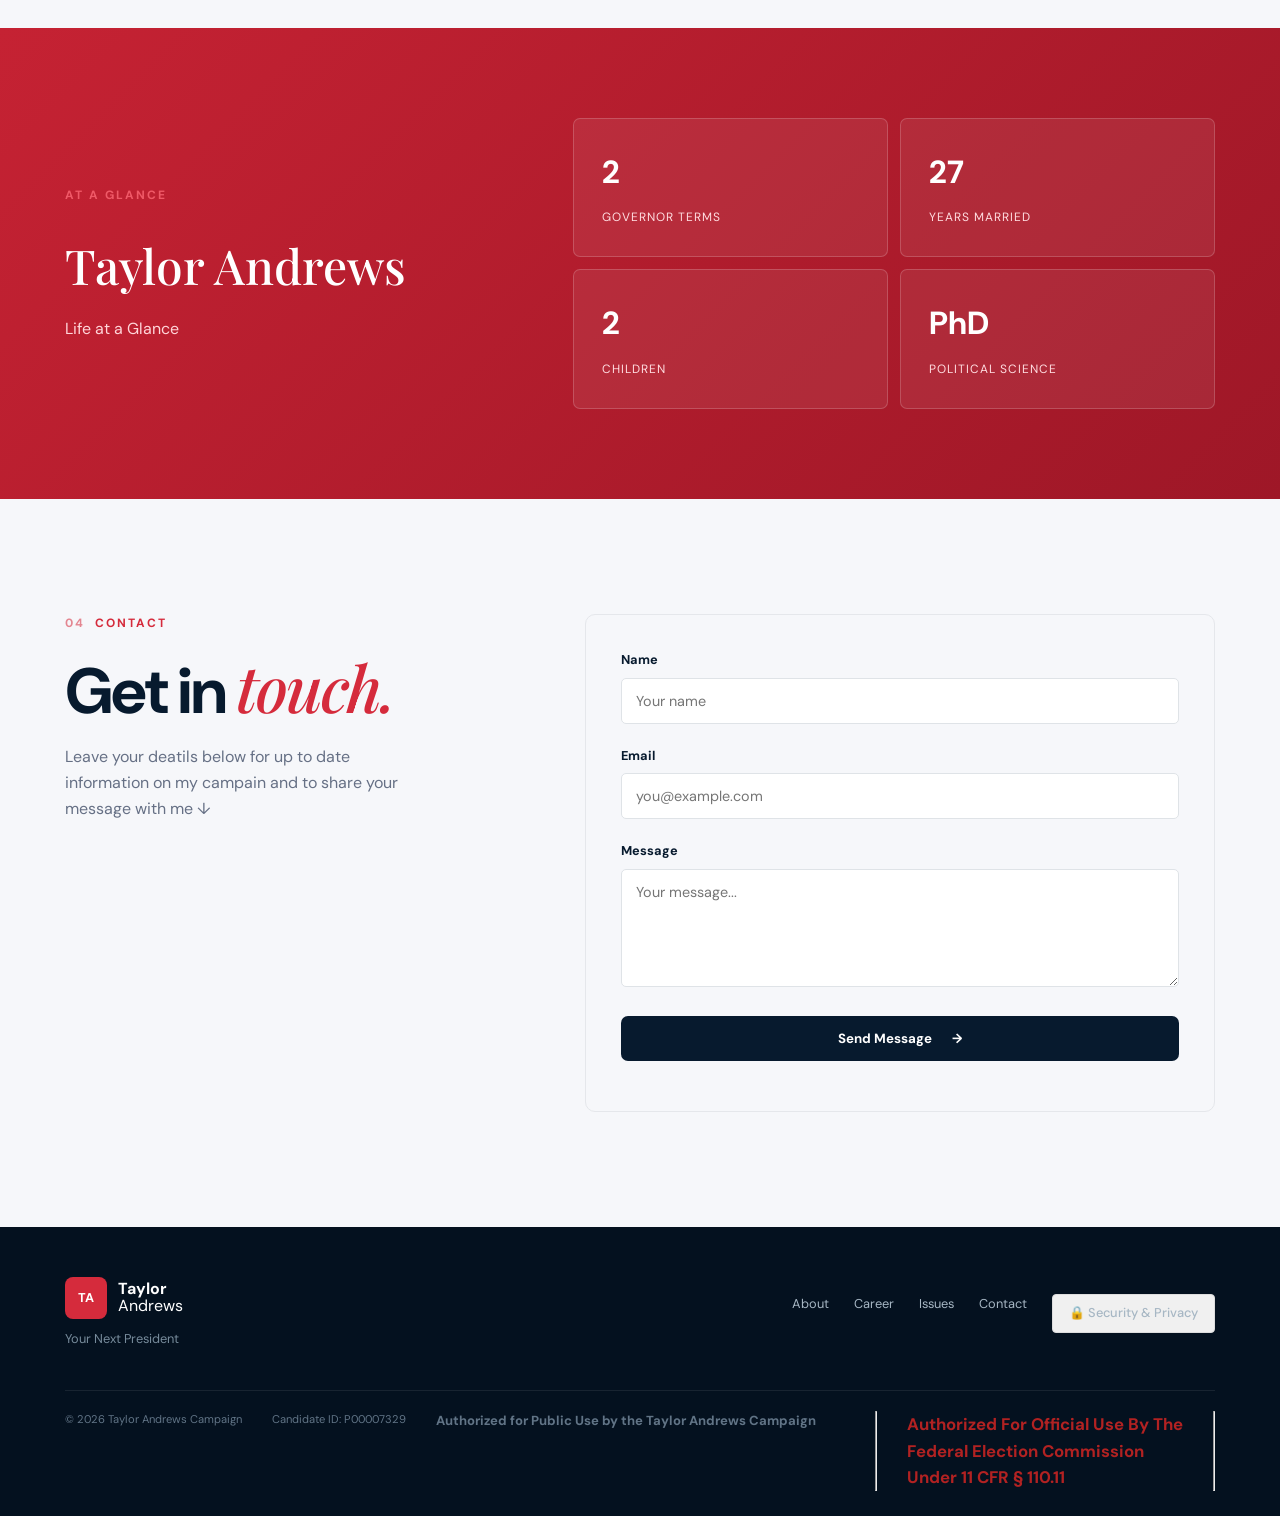
<file: taylor_andrews.html>
<!DOCTYPE html>
<html lang="en">
<head>
    <meta charset="UTF-8">
    <meta name="viewport" content="width=device-width, initial-scale=1.0">

    <title>Taylor Andrews| Your Next President</title>

    <link rel="stylesheet" href="style.css">
    <link rel="stylesheet" href="responsive.css">
</head>

<body>

    <!-- NAVIGATION -->
    <header class="header">
        <nav class="navbar">

            <a href="#home" class="brand">
                <span class="brand-mark">TA</span>

                <span>
                    <strong>Taylor</strong>
                    Andrews
                </span>
            </a>

            <button
                class="menu-toggle"
                id="menuToggle"
                aria-label="Toggle navigation"
            >
                <span></span>
                <span></span>
            </button>

            <ul class="nav-links" id="navLinks">
                <li><a href="#about">About</a></li>
                <li><a href="#career">Career</a></li>
                <li><a href="#issues">Issues</a></li>
                <li><a href="#contact">Contact</a></li>
              
            </ul>

            <a href="#issues" class="nav-button">
                View Positions
            </a>

        </nav>
    </header>


    <!-- HERO -->
    <main>

        <section class="hero" id="home">

            <div class="hero-background">
                <div class="glow glow-one"></div>
                <div class="glow glow-two"></div>
            </div>

            <div class="hero-content">

                <div class="status">
                    <span class="status-dot"></span>
                    Your Next President
                </div>

                <h1>
                    Taylor
                    <span>Andrews.</span>
                </h1>

                <p class="hero-text">
                  One nation. One destiny.
                </p>

                <div class="hero-actions">

                    <a href="#about" class="button primary">
                        Explore Profile
                        <span>→</span>
                    </a>

                    <a href="#issues" class="button secondary">
                        Policy Positions
                    </a>

                </div>

                <div class="hero-meta">

                    <div>
                        <strong>2</strong>
                        <span>Terms as New Jersey Governor</span>
                    </div>

                    <div>
                        <strong>27</strong>
                        <span>Years Married </span>
                    </div>

                    <div>
                        <strong>PhD</strong>
                        <span>Political Science</span>
                    </div>

                </div>

            </div>

            <div class="scroll-indicator">
                <span></span>
                Scroll to explore
            </div>

        </section>


        <!-- ABOUT -->
        <section class="section about" id="about">

            <div class="section-label">
                <span>01</span>
                ABOUT
            </div>

            <div class="section-heading">
                <h2>
                    A career built around
                    <em>education & service.</em>
                </h2>

                <p>
                    Taylor Andrews has spent a career in higher education
                    before entering public service and becoming Governor
                    of New Jersey.
                </p>
            </div>

            <div class="about-layout">

                <div class="portrait-card">

                    <div class="portrait-gradient">
                        <span>TA</span>
                    </div>

                    <div class="portrait-info">
                        <strong>Taylor Andrews</strong>
                        <span> Current Governor of New Jersey</span>
                    </div>

                </div>


                <div class="about-copy">

                    <div class="copy-block">

                        <span class="copy-number">01</span>

                        <div>
                            <h3>Education</h3>

                            <p>
                                Andrews attended Oxford University in England
                                as a Rhodes Scholar and eventually earned a
                                PhD in political science.
                            </p>
                        </div>

                    </div>


                    <div class="copy-block">

                        <span class="copy-number">02</span>

                        <div>
                            <h3>Academic Career</h3>

                            <p>
                                Andrews spent several decades as a professor
                                at a prestigious university in California
                                before becoming president of a university
                                in New Jersey.
                            </p>
                        </div>

                    </div>


                    <div class="copy-block">

                        <span class="copy-number">03</span>

                        <div>
                            <h3>Public Service</h3>

                            <p>
                                After retiring from education, Andrews ran
                                for governor of New Jersey and is currently
                                serving a second term.
                            </p>
                        </div>

                    </div>

                </div>

            </div>

        </section>


        <!-- CAREER -->
        <section class="career-section" id="career">

            <div class="section career">

                <div class="section-label light-label">
                    <span>02</span>
                    CAREER
                </div>

                <div class="section-heading light-heading">

                    <h2>
                        From scholar to
                        <em>public servant.</em>
                    </h2>

                    <p>
                        A Timeline of My Career
                    </p>

                </div>


                <div class="timeline">

                    <div class="timeline-line"></div>


                    <div class="timeline-item">

                        <div class="timeline-dot">01</div>

                        <div class="timeline-content">
                            <span>EDUCATION</span>

                            <h3>Oxford University</h3>

                            <p>
                                Attended Oxford University as a Rhodes Scholar.
                            </p>
                        </div>

                    </div>


                    <div class="timeline-item">

                        <div class="timeline-dot">02</div>

                        <div class="timeline-content">
                            <span>ACADEMIA</span>

                            <h3>Political Science</h3>

                            <p>
                                Earned a PhD in Political Science and began
                                a long career in higher education.
                            </p>
                        </div>

                    </div>


                    <div class="timeline-item">

                        <div class="timeline-dot">03</div>

                        <div class="timeline-content">
                            <span>LEADERSHIP</span>

                            <h3>University President</h3>

                            <p>
                                Became President of a university in New Jersey
                                after decades as a professor.
                            </p>
                        </div>

                    </div>


                    <div class="timeline-item">

                        <div class="timeline-dot">04</div>

                        <div class="timeline-content">
                            <span>PUBLIC SERVICE</span>

                            <h3>Elected Governor of New Jersey</h3>

                            <p>
                                Entered Politics and is currently
                                serving a second term as governor.
                            </p>
                        </div>

                    </div>

                </div>

            </div>

        </section>


        <!-- ISSUES -->
        <section class="section issues" id="issues">

            <div class="section-label">
                <span>03</span>
                POLICY
            </div>

            <div class="section-heading">

                <h2>
                    Positions on the
                    <em>issues.</em>
                </h2>

                <p>
                    My Policy Stance for One Nation. One Destiny.
                </p>

            </div>


            <!-- FILTER -->
            <div class="filter-bar">

                <button
                    class="filter active"
                    data-filter="all"
                >
                    All
                </button>

                <button
                    class="filter"
                    data-filter="domestic"
                >
                    Domestic
                </button>

                <button
                    class="filter"
                    data-filter="economy"
                >
                    Economy
                </button>

                <button
                    class="filter"
                    data-filter="social"
                >
                    Social
                </button>

                <button
                    class="filter"
                    data-filter="foreign"
                >
                    Foreign Policy
                </button>

            </div>


            <div class="issues-grid">

                <article class="issue-card" data-category="domestic">

                    <div class="card-top">
                        <span class="card-icon">⚖</span>
                        <span class="card-number">01</span>
                    </div>

                    <h3>Crime & Law Enforcement</h3>

                    <p>
                        I Support minimum-sentencing laws and increased
                        funding for local law enforcement.
                    </p>

                    <span class="card-arrow">↗</span>

                </article>


                <article class="issue-card" data-category="domestic">

                    <div class="card-top">
                        <span class="card-icon">◆</span>
                        <span class="card-number">02</span>
                    </div>

                    <h3>Death Penalty</h3>

                    <p>
                        I Support the death penalty as it is currently used.
                    </p>

                    <span class="card-arrow">↗</span>

                </article>


                <article class="issue-card" data-category="domestic">

                    <div class="card-top">
                        <span class="card-icon">★</span>
                        <span class="card-number">03</span>
                    </div>

                    <h3>Weapons Policy</h3>

                    <p>
                     I Do Not Support additional limits on an individual's
                        right to own weapons.
                    </p>

                    <span class="card-arrow">↗</span>

                </article>


                <article class="issue-card" data-category="economy">

                    <div class="card-top">
                        <span class="card-icon">$</span>
                        <span class="card-number">04</span>
                    </div>

                    <h3>Business & Economy</h3>

                    <p>
                       I Do Support limited regulation of business and
                        additional tax cuts for U.S. businesses.
                    </p>

                    <span class="card-arrow">↗</span>

                </article>


                <article class="issue-card" data-category="economy">

                    <div class="card-top">
                        <span class="card-icon">%</span>
                        <span class="card-number">05</span>
                    </div>

                    <h3>Taxes</h3>

                    <p>
                        I Support federal tax cuts across income levels
                        and additional business tax cuts.
                    </p>

                    <span class="card-arrow">↗</span>

                </article>


                <article class="issue-card" data-category="economy">

                    <div class="card-top">
                        <span class="card-icon">♻</span>
                        <span class="card-number">06</span>
                    </div>

                    <h3>Environment</h3>

                    <p>
                       I Support cleaning up toxic waste sites and
                        redeveloping them for future use.
                    </p>

                    <span class="card-arrow">↗</span>

                </article>


                <article class="issue-card" data-category="foreign">

                    <div class="card-top">
                        <span class="card-icon">◎</span>
                        <span class="card-number">07</span>
                    </div>

                    <h3>Foreign Policy</h3>

                    <p>
                        I Support International promotion of <strong>Freedom</strong> and
                        democracy, with diplomacy preferred when possible.
                    </p>

                    <span class="card-arrow">↗</span>

                </article>


                <article class="issue-card" data-category="social">

                    <div class="card-top">
                        <span class="card-icon">+</span>
                        <span class="card-number">08</span>
                    </div>

                    <h3>Healthcare</h3>

                    <p>
                       I Support maintaining Medicare and Medicaid while
                        opposing additional federal health funding.
                    </p>

                    <span class="card-arrow">↗</span>

                </article>


                <article class="issue-card" data-category="social">

                    <div class="card-top">
                        <span class="card-icon">♥</span>
                        <span class="card-number">09</span>
                    </div>

                    <h3>Social Services</h3>

                    <p>
                       I Emphasize individual responsibility and support
                        faith-based organizations competing for federal funds.
                    </p>

                    <span class="card-arrow">↗</span>

                </article>


                <article class="issue-card" data-category="social">

                    <div class="card-top">
                        <span class="card-icon">→</span>
                        <span class="card-number">10</span>
                    </div>

                    <h3>Immigration</h3>

                    <p>
                       I Support legal immigration and a proposed
                        guest-worker program.
                    </p>

                    <span class="card-arrow">↗</span>

                </article>

            </div>

        </section>


        <!-- STATS -->
        <section class="stats-section">

            <div class="stats-content">

                <div class="stats-intro">

                    <span class="section-label light-label">
                        AT A GLANCE
                    </span>

                    <h2>
                        Taylor Andrews
                    </h2>

                    <p>
                       Life at a Glance
                    </p>

                </div>


                <div class="stats-grid">

                    <div class="stat">
                        <strong>2</strong>
                        <span>Governor Terms</span>
                    </div>

                    <div class="stat">
                        <strong>27</strong>
                        <span>Years Married</span>
                    </div>

                    <div class="stat">
                        <strong>2</strong>
                        <span>Children</span>
                    </div>

                    <div class="stat">
                        <strong>PhD</strong>
                        <span>Political Science</span>
                    </div>

                </div>

            </div>

        </section>


        <!-- CONTACT -->
        <section class="section contact" id="contact">

            <div class="contact-layout">

                <div class="contact-intro">

                    <div class="section-label">
                        <span>04</span>
                        CONTACT
                    </div>

                    <h2>
                        Get in
                        <em>touch.</em>
                    </h2>

                    <p>
                        Leave your deatils below for up to date information on my campain and to share your message with me ↓
                    </p>

                </div>


                <form id="contactForm" class="contact-form">

                    <div class="input-group">

                        <label for="name">Name</label>

                        <input
                            id="name"
                            type="text"
                            placeholder="Your name"
                            required
                        >

                    </div>


                    <div class="input-group">

                        <label for="email">Email</label>

                        <input
                            id="email"
                            type="email"
                            placeholder="you@example.com"
                            required
                        >

                    </div>


                    <div class="input-group">

                        <label for="message">Message</label>

                        <textarea
                            id="message"
                            rows="5"
                            placeholder="Your message..."
                            required
                        ></textarea>

                    </div>


                    <button type="submit" class="submit-button">
                        Send Message
                        <span>→</span>
                    </button>

                    <p id="formMessage"></p>

                </form>

            </div>

        </section>

    </main>


    <!-- FOOTER -->
    <footer>

        <div class="footer-main">

            <div class="footer-brand">

                <div class="brand">
                    <span class="brand-mark">TA</span>

                    <span>
                        <strong>Taylor</strong>
                        Andrews
                    </span>
                </div>

                <p>
                    Your Next President
                </p>

            </div>


            <div class="footer-links">

                <a href="#about">About</a>
                <a href="#career">Career</a>
                <a href="#issues">Issues</a>
                <a href="#contact">Contact</a>
                <!-- Security Policy Button -->
<a href="security.html" class="security-btn" aria-label="View our Security and Privacy Policy">
  🔒 Security & Privacy
</a>

<style>
  /* Button Styling */
  .security-btn {
    display: inline-block;
    padding: 8px 16px;
    background-color: #f0f0f0; /* Light grey for subtlety */
    color: #333;
    text-decoration: none;
    border-radius: 4px;
    font-size: 14px;
    font-weight: 500;
    transition: all 0.2s ease;
    border: 1px solid #ddd;
  }

  .security-btn:hover {
    background-color: #e0e0e0;
    color: #000;
    box-shadow: 0 2px 4px rgba(0,0,0,0.1);
  }

  /* Dark Mode Support (Optional) */
  @media (prefers-color-scheme: dark) {
    .security-btn {
      background-color: #333;
      color: #eee;
      border-color: #555;
    }
    .security-btn:hover {
      background-color: #444;
      color: #fff;
    }
  }
</style>

            </div>

        </div>


        <div class="footer-bottom">

            <p>
                © <span id="currentYear"></span>
                Taylor Andrews Campaign
            </p>

            <p>
               Candidate ID: P00007329
            </p>
            <h3>
                <strong>Authorized for Public Use by the Taylor Andrews Campaign</strong>
            </h3>
            <br>
            <hr>
        <h2 class= "fec-color">
            <strong>Authorized For Official Use By The 
                <br>Federal Election Commission</strong>
          <br><strong>Under 11 CFR § 110.11</strong>
        </h2>
            <style>
                .fec-color {
                    color: firebrick;
                }
            </style>
        <hr>
        </div>
       
    <script src="2script.js"></script>

</body>
</html>
</file>
<file: style.css>
@import url('https://fonts.googleapis.com/css2?family=DM+Sans:wght@400;500;600;700&family=Playfair+Display:ital,wght@0,500;0,600;0,700;1,500;1,600&display=swap');


/* ==============================
   VARIABLES
================================ */

:root {

    --navy: #071a2e;
    --navy-2: #0d2945;
    --blue: #185b88;

    --red: #d52b3c;
    --red-dark: #ae1d2d;

    --white: #ffffff;
    --cream: #f8f7f4;
    --gray: #667085;
    --dark: #17212b;
    --border: #e5e7eb;

    --serif: "Playfair Display", Georgia, serif;
    --sans: "DM Sans", Arial, sans-serif;
}


/* ==============================
   RESET
================================ */

* {
    margin: 0;
    padding: 0;
    box-sizing: border-box;
}

html {
    scroll-behavior: smooth;
}

body {
    font-family: var(--sans);
    color: var(--dark);
    background: var(--white);
    line-height: 1.6;
    overflow-x: hidden;
}

a {
    text-decoration: none;
    color: inherit;
}

button,
input,
textarea {
    font-family: inherit;
}


/* ==============================
   HEADER
================================ */

.header {
    position: fixed;
    width: 100%;
    top: 0;
    left: 0;
    z-index: 1000;

    padding: 18px 0;

    transition:
        background 0.3s ease,
        padding 0.3s ease,
        box-shadow 0.3s ease;
}

.header.scrolled {
    background: rgba(7, 26, 46, 0.92);
    backdrop-filter: blur(18px);
    padding: 12px 0;

    box-shadow:
        0 10px 30px rgba(0,0,0,0.12);
}

.navbar {
    width: min(1250px, 90%);
    margin: auto;

    display: flex;
    align-items: center;
    justify-content: space-between;
}

.brand {
    display: flex;
    align-items: center;
    gap: 11px;

    color: white;

    font-size: 1rem;
}

.brand strong {
    display: block;
    font-weight: 700;
}

.brand > span:last-child {
    line-height: 1.05;
}

.brand-mark {
    width: 42px;
    height: 42px;

    display: flex;
    align-items: center;
    justify-content: center;

    background: var(--red);

    color: white;

    font-size: 0.8rem;
    font-weight: 700;

    border-radius: 8px;
}

.nav-links {
    display: flex;
    align-items: center;

    list-style: none;

    gap: 34px;
}

.nav-links a {
    color: #dbe5ed;

    font-size: 0.9rem;
    font-weight: 600;

    transition: color 0.2s ease;
}

.nav-links a:hover {
    color: white;
}

.nav-button {
    padding: 11px 19px;

    border: 1px solid rgba(255,255,255,0.25);

    border-radius: 5px;

    color: white;

    font-size: 0.85rem;
    font-weight: 600;

    transition:
        background 0.2s ease,
        border 0.2s ease;
}

.nav-button:hover {
    background: white;
    border-color: white;
    color: var(--navy);
}

.menu-toggle {
    display: none;

    width: 42px;
    height: 42px;

    border: 1px solid rgba(255,255,255,0.2);

    background: transparent;

    border-radius: 6px;

    cursor: pointer;
}

.menu-toggle span {
    display: block;

    width: 18px;
    height: 2px;

    margin: 5px auto;

    background: white;
}


/* ==============================
   HERO
================================ */

.hero {
    position: relative;

    min-height: 100vh;

    display: flex;
    align-items: center;

    background:
        radial-gradient(
            circle at 75% 35%,
            rgba(34, 111, 158, 0.35),
            transparent 30%
        ),
        linear-gradient(
            125deg,
            #061523 0%,
            #0a233b 55%,
            #123f60 100%
        );

    color: white;

    overflow: hidden;
}

.hero-content {
    width: min(1250px, 90%);
    margin: auto;

    position: relative;
    z-index: 2;

    padding-top: 80px;
}

.hero-background {
    position: absolute;
    inset: 0;

    overflow: hidden;
}

.glow {
    position: absolute;

    width: 500px;
    height: 500px;

    border-radius: 50%;

    filter: blur(100px);

    opacity: 0.25;
}

.glow-one {
    background: #d52b3c;

    right: -200px;
    top: 10%;
}

.glow-two {
    background: #1e78b1;

    left: -250px;
    bottom: -250px;
}

.status {
    display: inline-flex;
    align-items: center;
    gap: 9px;

    padding: 7px 12px;

    border: 1px solid rgba(255,255,255,0.15);

    border-radius: 50px;

    background: rgba(255,255,255,0.05);

    color: #dce8f1;

    font-size: 0.78rem;
    font-weight: 600;

    text-transform: uppercase;
    letter-spacing: 1.5px;
}

.status-dot {
    width: 7px;
    height: 7px;

    background: #ef5967;

    border-radius: 50%;

    box-shadow:
        0 0 0 5px rgba(213,43,60,0.15);
}

.hero h1 {
    max-width: 900px;

    margin: 30px 0 20px;

    font-size: clamp(4rem, 9vw, 8rem);

    line-height: 0.9;

    letter-spacing: -6px;

    font-weight: 600;
}

.hero h1 span {
    display: block;

    color: #ef5967;

    font-family: var(--serif);
    font-style: italic;

    font-weight: 500;
}

.hero-text {
    max-width: 610px;

    color: #c8d7e3;

    font-size: 1.1rem;

    margin-bottom: 32px;
}

.hero-actions {
    display: flex;
    gap: 12px;

    flex-wrap: wrap;
}

.button {
    display: inline-flex;
    align-items: center;
    gap: 18px;

    padding: 14px 21px;

    border-radius: 5px;

    font-size: 0.9rem;
    font-weight: 700;

    transition:
        transform 0.2s ease,
        background 0.2s ease;
}

.button:hover {
    transform: translateY(-2px);
}

.button.primary {
    background: var(--red);
    color: white;
}

.button.primary:hover {
    background: var(--red-dark);
}

.button.secondary {
    border: 1px solid rgba(255,255,255,0.25);
    color: white;
}

.button.secondary:hover {
    background: rgba(255,255,255,0.08);
}

/* Add margin-bottom*/
.hero-meta {
    display: flex;

    gap: 55px;

    margin-top: 75px;
    margin-bottom: 25px;
}

.hero-meta div {
    display: flex;
    flex-direction: column;
}

.hero-meta strong {
    font-size: 1.8rem;
}

.hero-meta span {
    color: #91a7b8;

    font-size: 0.72rem;

    text-transform: uppercase;
    letter-spacing: 1px;
}

.scroll-indicator {
    position: absolute;

    bottom: 35px;
    right: 5%;

    display: flex;
    align-items: center;
    gap: 12px;

    color: #91a7b8;

    font-size: 0.7rem;

    text-transform: uppercase;
    letter-spacing: 1px;
}

.scroll-indicator span {
    width: 30px;
    height: 1px;

    background: #91a7b8;
}


/* ==============================
   GENERAL SECTIONS
================================ */

.section {
    width: min(1150px, 90%);

    margin: auto;

    padding: 115px 0;
}

.section-label {
    display: flex;
    align-items: center;
    gap: 10px;

    margin-bottom: 22px;

    color: var(--red);

    font-size: 0.75rem;
    font-weight: 700;

    letter-spacing: 2px;
}

.section-label span {
    opacity: 0.55;
}

.section-heading {
    max-width: 850px;

    margin-bottom: 65px;
}

.section-heading h2 {
    color: var(--navy);

    font-size: clamp(2.8rem, 5vw, 4.5rem);

    line-height: 1;

    letter-spacing: -2px;

    font-weight: 600;
}

.section-heading h2 em {
    color: var(--red);

    font-family: var(--serif);
    font-weight: 500;
}

.section-heading > p {
    max-width: 600px;

    margin-top: 20px;

    color: var(--gray);

    font-size: 1rem;
}


/* ==============================
   ABOUT
================================ */

.about-layout {
    display: grid;

    grid-template-columns: 0.9fr 1.1fr;

    gap: 90px;

    align-items: center;
}

.portrait-card {
    position: relative;
}

.portrait-gradient {
    aspect-ratio: 4 / 5;

    border-radius: 12px;

    display: flex;
    justify-content: center;
    align-items: center;

    background:
        radial-gradient(
            circle at 30% 25%,
            #347ba8,
            transparent 30%
        ),
        linear-gradient(
            145deg,
            #0b2944,
            #164e75
        );

    box-shadow:
        20px 25px 60px rgba(7,26,46,0.18);

    overflow: hidden;
}

.portrait-gradient::after {
    content: "";

    position: absolute;

    width: 220px;
    height: 220px;

    background: rgba(213,43,60,0.55);

    filter: blur(90px);
}

.portrait-gradient span {
    position: relative;
    z-index: 2;

    font-family: var(--serif);

    font-size: 7rem;

    color: rgba(255,255,255,0.9);
}

.portrait-info {
    position: absolute;

    bottom: 20px;
    left: 20px;
    right: 20px;

    padding: 17px;

    border-radius: 7px;

    background: rgba(7,26,46,0.82);

    backdrop-filter: blur(15px);

    color: white;
}

.portrait-info strong,
.portrait-info span {
    display: block;
}

.portrait-info span {
    margin-top: 2px;

    color: #a9bbc9;

    font-size: 0.75rem;
}

.about-copy {
    display: flex;
    flex-direction: column;
    gap: 60px;
}

.copy-block {
    display: grid;

    grid-template-columns: 45px 1fr;

    gap: 30px;
}

.copy-number {
    color: var(--red);

    font-family: var(--serif);

    font-size: 1.1rem;
}

.copy-block h3 {
    margin-bottom: 8px;

    color: var(--navy);

    font-size: 1.35rem;
}

.copy-block p {
    color: var(--gray);

    font-size: 0.95rem;
}


/* ==============================
   CAREER
================================ */

.career-section {
    background: var(--navy);

    color: white;
}

.career {
    padding-top: 110px;
    padding-bottom: 110px;
}

.light-label {
    color: #ef5967;
}

.light-heading h2 {
    color: white;
}

.light-heading > p {
    color: #92a8ba;
}

.timeline {
    max-width: 900px;

    position: relative;

    margin-top: 70px;
    margin-left: auto;
    margin-right: auto;
}

.timeline-line {
    position: absolute;

    left: 26px;
    top: 20px;
    bottom: 20px;

    width: 1px;

    background: rgba(255,255,255,0.15);
}

.timeline-item {
    display: grid;

    grid-template-columns: 54px 1fr;

    gap: 30px;

    position: relative;

    margin-bottom: 60px;
}

.timeline-dot {
    width: 53px;
    height: 53px;

    display: flex;
    justify-content: center;
    align-items: center;

    border: 1px solid rgba(255,255,255,0.25);

    background: var(--navy);

    border-radius: 50%;

    color: #ef5967;

    font-size: 0.75rem;
    font-weight: 700;

    position: relative;
    z-index: 2;
}

.timeline-content span {
    display: block;

    margin-bottom: 7px;

    color: #7190a5;

    font-size: 0.68rem;
    font-weight: 700;

    letter-spacing: 2px;
}

.timeline-content h3 {
    margin-bottom: 7px;

    font-size: 1.6rem;
}

.timeline-content p {
    max-width: 600px;

    color: #91a7b8;
}


/* ==============================
   ISSUES
================================ */

.filter-bar {
    display: flex;

    gap: 8px;

    flex-wrap: wrap;

    margin-bottom: 40px;
}

.filter {
    padding: 9px 17px;

    border: 1px solid var(--border);

    border-radius: 50px;

    background: white;

    color: var(--gray);

    cursor: pointer;

    font-size: 0.78rem;
    font-weight: 700;

    transition:
        background 0.2s ease,
        color 0.2s ease;
}

.filter:hover,
.filter.active {
    background: var(--navy);
    border-color: var(--navy);

    color: white;
}

.issues-grid {
    display: grid;

    grid-template-columns:
        repeat(3, minmax(0, 1fr));

    gap: 18px;
}

.issue-card {
    position: relative;

    min-height: 280px;

    padding: 27px;

    border: 1px solid var(--border);

    border-radius: 9px;

    background: white;

    transition:
        transform 0.3s ease,
        box-shadow 0.3s ease,
        border 0.3s ease;
}

.issue-card:hover {
    transform: translateY(-6px);

    border-color: transparent;

    box-shadow:
        0 20px 45px rgba(7,26,46,0.10);
}

.issue-card.hidden {
    display: none;
}

.card-top {
    display: flex;
    justify-content: space-between;
    align-items: center;

    margin-bottom: 35px;
}

.card-icon {
    width: 43px;
    height: 43px;

    display: flex;
    justify-content: center;
    align-items: center;

    border-radius: 7px;

    background: #f3f5f7;

    color: var(--navy);

    font-size: 1rem;
}

.card-number {
    color: #b3bbc4;

    font-size: 0.7rem;
    font-weight: 700;
}

.issue-card h3 {
    margin-bottom: 11px;

    color: var(--navy);

    font-size: 1.2rem;
}

.issue-card p {
    color: var(--gray);

    font-size: 0.88rem;
}

.card-arrow {
    position: absolute;

    right: 27px;
    bottom: 25px;

    color: var(--red);

    opacity: 0;

    transform: translate(-5px, 5px);

    transition:
        opacity 0.25s ease,
        transform 0.25s ease;
}

.issue-card:hover .card-arrow {
    opacity: 1;

    transform: translate(0, 0);
}


/* ==============================
   STATS
================================ */

.stats-section {
    padding: 90px 5%;

    background:
        linear-gradient(
            135deg,
            #c52233,
            #9e1727
        );

    color: white;
}

.stats-content {
    width: min(1150px, 100%);

    margin: auto;

    display: grid;

    grid-template-columns: 0.8fr 1.2fr;

    gap: 80px;

    align-items: center;
}

.stats-intro h2 {
    margin: 12px 0;

    font-size: 3rem;

    font-family: var(--serif);

    font-weight: 500;
}

.stats-intro p {
    color: #ffd5d9;
}

.stats-grid {
    display: grid;

    grid-template-columns: repeat(2, 1fr);

    gap: 12px;
}

.stat {
    padding: 28px;

    border: 1px solid rgba(255,255,255,0.18);

    background: rgba(255,255,255,0.07);

    border-radius: 7px;
}

.stat strong {
    display: block;

    margin-bottom: 5px;

    font-size: 2rem;
}

.stat span {
    color: #ffdce0;

    font-size: 0.75rem;

    text-transform: uppercase;

    letter-spacing: 1px;
}


/* ==============================
   CONTACT
================================ */

.contact-layout {
    display: grid;

    grid-template-columns: 0.8fr 1.2fr;

    gap: 100px;

    align-items: start;
}

.contact-intro h2 {
    color: var(--navy);

    font-size: clamp(3rem, 5vw, 4.5rem);

    line-height: 1;

    letter-spacing: -2px;
}

.contact-intro h2 em {
    color: var(--red);

    font-family: var(--serif);

    font-weight: 500;
}

.contact-intro p {
    max-width: 350px;

    margin-top: 20px;

    color: var(--gray);
}

.contact-form {
    padding: 35px;

    border: 1px solid var(--border);

    border-radius: 10px;

    background: var(--cream);
}

.input-group {
    margin-bottom: 22px;
}

.input-group label {
    display: block;

    margin-bottom: 7px;

    color: var(--navy);

    font-size: 0.8rem;
    font-weight: 700;
}

.input-group input,
.input-group textarea {
    width: 100%;

    padding: 13px 14px;

    border: 1px solid #dfe3e7;

    border-radius: 5px;

    background: white;

    outline: none;

    color: var(--dark);

    font-size: 0.9rem;

    resize: vertical;

    transition: border 0.2s ease;
}

.input-group input:focus,
.input-group textarea:focus {
    border-color: var(--blue);
}

.submit-button {
    width: 100%;

    padding: 14px;

    display: flex;
    align-items: center;
    justify-content: center;
    gap: 20px;

    border: none;

    border-radius: 5px;

    background: var(--navy);

    color: white;

    font-weight: 700;

    cursor: pointer;

    transition:
        background 0.2s ease,
        transform 0.2s ease;
}

.submit-button:hover {
    background: var(--blue);

    transform: translateY(-2px);
}

#formMessage {
    margin-top: 15px;

    text-align: center;

    color: var(--blue);

    font-size: 0.85rem;
}


/* ==============================
   FOOTER
================================ */

footer {
    padding: 50px 5% 25px;

    background: #04111f;

    color: white;
}

.footer-main {
    width: min(1150px, 100%);

    margin: auto;

    display: flex;

    justify-content: space-between;

    align-items: center;
}

.footer-brand p {
    margin-top: 10px;

    color: #778b9b;

    font-size: 0.8rem;
}

.footer-links {
    display: flex;

    gap: 25px;
}

.footer-links a {
    color: #a7b7c4;

    font-size: 0.8rem;
}

.footer-links a:hover {
    color: white;
}

.footer-bottom {
    width: min(1150px, 100%);

    margin: 40px auto 0;

    padding-top: 20px;

    border-top: 1px solid rgba(255,255,255,0.08);

    display: flex;

    justify-content: space-between;

    gap: 20px;

    color: #617486;

    font-size: 0.7rem;
}


/* ==============================
   RESPONSIVE
================================ */

@media (max-width: 950px) {

    .nav-links,
    .nav-button {
        display: none;
    }

    .menu-toggle {
        display: block;
    }

    .nav-links.open {
        position: absolute;

        display: flex;
        flex-direction: column;

        top: 76px;
        left: 5%;
        right: 5%;

        padding: 25px;

        background: rgba(7,26,46,0.97);

        border: 1px solid rgba(255,255,255,0.1);

        border-radius: 8px;

        box-shadow: 0 20px 40px rgba(0,0,0,0.2);
    }

    .about-layout,
    .stats-content,
    .contact-layout {
        grid-template-columns: 1fr;
    }

    .issues-grid {
        grid-template-columns: repeat(2, 1fr);
    }

    .stats-content {
        gap: 50px;
    }
}


@media (max-width: 650px) {

    .section {
        padding: 80px 0;
    }

    .hero h1 {
        font-size: 4rem;

        letter-spacing: -3px;
    }

    .hero-meta {
        gap: 25px;

        margin-top: 55px;
    }

    .hero-meta strong {
        font-size: 1.4rem;
    }

    .hero-meta span {
        font-size: 0.6rem;
    }

    .scroll-indicator {
        display: none;
    }

    .issues-grid {
        grid-template-columns: 1fr;
    }

    .stats-grid {
        grid-template-columns: 1fr;
    }

    .footer-main,
    .footer-bottom {
        flex-direction: column;

        align-items: flex-start;
    }

    .footer-links {
        flex-wrap: wrap;
    }

    .contact-form {
        padding: 25px;
    }
}


/* ==========================================
   TAYLOR ANDREWS — MODERN CAMPAIGN DESIGN
   Visual styling only; no JavaScript required
========================================== */

:root {
    --navy: #071a2e;
    --navy-2: #0c2945;
    --red: #d52b3c;
    --tech-blue: #55b8ff;
    --cream: #f6f7fa;
    --card-border: rgba(105, 143, 177, 0.22);
}

/* Smooth, polished scrolling */

html {
    scroll-behavior: smooth;
    scroll-padding-top: 90px;
}

body {
    background: var(--cream);
    -webkit-font-smoothing: antialiased;
}

/* Cleaner selection and focus styling */

::selection {
    background: var(--red);
    color: #fff;
}

a:focus-visible,
button:focus-visible {
    outline: 2px solid var(--tech-blue);
    outline-offset: 4px;
}

/* Modern translucent header */

.header {
    transition:
        background 0.3s ease,
        box-shadow 0.3s ease,
        border-color 0.3s ease;
}

.header.scrolled {
    background: rgba(7, 26, 46, 0.91);
    border-bottom: 1px solid rgba(255, 255, 255, 0.1);
    box-shadow: 0 8px 32px rgba(3, 13, 26, 0.15);
    backdrop-filter: blur(18px);
    -webkit-backdrop-filter: blur(18px);
}

/* Stronger, more contemporary hero section */

.hero {
    position: relative;
    isolation: isolate;
    overflow: hidden;
    background:
        radial-gradient(
            ellipse at 85% 20%,
            rgba(45, 119, 177, 0.22),
            transparent 42%
        ),
        radial-gradient(
            ellipse at 5% 90%,
            rgba(213, 43, 60, 0.16),
            transparent 38%
        ),
        linear-gradient(135deg, #061525, #0b2945 65%, #102f4b);
}

.hero::before {
    content: "";
    position: absolute;
    inset: 0;
    z-index: -1;
    pointer-events: none;
    background-image:
        linear-gradient(
            rgba(255, 255, 255, 0.035) 1px,
            transparent 1px
        ),
        linear-gradient(
            90deg,
            rgba(255, 255, 255, 0.035) 1px,
            transparent 1px
        );
    background-size: 44px 44px;
    mask-image: linear-gradient(
        to bottom right,
        black,
        transparent 85%
    );
}

.hero h1 {
    letter-spacing: -0.045em;
    text-wrap: balance;
}

.hero p {
    line-height: 1.8;
}

/* Modern buttons */

.button,
.submit-button,
.nav-button {
    border-radius: 7px;
    transition:
        transform 0.22s ease,
        box-shadow 0.22s ease,
        background 0.22s ease;
}

.button:hover,
.submit-button:hover {
    transform: translateY(-2px);
    box-shadow: 0 10px 25px rgba(213, 43, 60, 0.22);
}

/* More refined section headings */

.section-heading h2 {
    letter-spacing: -0.035em;
    text-wrap: balance;
}

.section-heading p {
    line-height: 1.8;
}

/* Biography portrait */

.portrait-card {
    position: relative;
}

.portrait-gradient {
    position: relative;
    overflow: hidden;
    border: 1px solid rgba(85, 184, 255, 0.2);
    box-shadow: 0 24px 65px rgba(7, 26, 46, 0.17);
}

.governor-portrait {
    display: block;
    width: 100%;
    height: 100%;
    object-fit: cover;
    object-position: center top;
    transition: transform 0.5s ease;
}

.portrait-card:hover .governor-portrait {
    transform: scale(1.025);
}

.portrait-info {
    border: 1px solid rgba(255, 255, 255, 0.12);
    box-shadow: 0 12px 35px rgba(0, 0, 0, 0.15);
    backdrop-filter: blur(16px);
    -webkit-backdrop-filter: blur(16px);
}

/* Policy cards */

.issue-card {
    border: 1px solid var(--card-border);
    border-radius: 12px;
    box-shadow: 0 5px 20px rgba(7, 26, 46, 0.035);
    transition:
        transform 0.25s ease,
        border-color 0.25s ease,
        box-shadow 0.25s ease;
}

.issue-card:hover {
    transform: translateY(-5px);
    border-color: rgba(85, 184, 255, 0.6);
    box-shadow: 0 18px 38px rgba(7, 26, 46, 0.09);
}

/* Cleaner category filters */

.filter {
    border-radius: 7px;
    transition:
        background 0.2s ease,
        color 0.2s ease,
        transform 0.2s ease;
}

.filter:hover {
    transform: translateY(-1px);
}

/* Refined contact fields */

input,
textarea,
select {
    border-radius: 7px;
    transition:
        border-color 0.2s ease,
        box-shadow 0.2s ease;
}

input:focus,
textarea:focus,
select:focus {
    outline: none;
    border-color: var(--tech-blue);
    box-shadow: 0 0 0 3px rgba(85, 184, 255, 0.15);
}

/* Subtle entrance animation */

@keyframes campaignFadeUp {
    from {
        opacity: 0;
        transform: translateY(12px);
    }

    to {
        opacity: 1;
        transform: translateY(0);
    }
}

.hero h1,
.hero p,
.hero .button {
    animation: campaignFadeUp 0.65s ease both;
}

.hero p {
    animation-delay: 0.1s;
}

.hero .button {
    animation-delay: 0.18s;
}

/* Responsive spacing */

@media (max-width: 768px) {
    .hero h1 {
        letter-spacing: -0.025em;
    }

    .issue-card:hover {
        transform: translateY(-2px);
    }

    .portrait-card:hover .governor-portrait {
        transform: none;
    }
}

/* Accessibility: reduce motion when requested */

@media (prefers-reduced-motion: reduce) {
    html {
        scroll-behavior: auto;
    }

    *,
    *::before,
    *::after {
        animation-duration: 0.01ms !important;
        animation-iteration-count: 1 !important;
        transition-duration: 0.01ms !important;
    }
}

.blue {
    color: var(--blue);
}
 
.red {
    color: var(--red);
}
</file>
<file: responsive.css>
/* =========================================================
   RESPONSIVE LAYOUT — Taylor Andrews Campaign
   Add this AFTER your existing style.css:
   <link rel="stylesheet" href="responsive.css">
   ========================================================= */

/* Prevent horizontal scrolling */
html,
body {
    width: 100%;
    max-width: 100%;
    overflow-x: hidden;
}

/* Make sizing predictable */
*,
*::before,
*::after {
    box-sizing: border-box;
}

/* Images/media should never overflow their container */
img,
svg,
video,
iframe {
    max-width: 100%;
    height: auto;
}

/* Keep text from creating accidental horizontal overflow */
h1,
h2,
h3,
p,
a,
span {
    overflow-wrap: break-word;
}

/* =========================================================
   LAPTOP / TABLET
   ========================================================= */

@media (max-width: 1100px) {
    .navbar,
    .section,
    .hero-content,
    .stats-content,
    .footer-main,
    .footer-bottom {
        width: min(100% - 40px, 1000px);
        margin-left: auto;
        margin-right: auto;
    }

    .hero {
        min-height: 720px;
    }

    .hero-content {
        padding-left: 0;
        padding-right: 0;
    }

    .about-layout {
        grid-template-columns: minmax(280px, 0.8fr) minmax(0, 1.2fr);
        gap: 50px;
    }

    .issues-grid {
        grid-template-columns: repeat(2, minmax(0, 1fr));
    }

    .contact-layout {
        grid-template-columns: minmax(0, 0.8fr) minmax(0, 1.2fr);
        gap: 50px;
    }
}

/* =========================================================
   TABLET
   ========================================================= */

@media (max-width: 800px) {
    .navbar,
    .section,
    .hero-content,
    .stats-content,
    .footer-main,
    .footer-bottom {
        width: min(100% - 32px, 680px);
    }

    /* Navigation */
    .navbar {
        min-height: 72px;
    }

    .menu-toggle {
        display: flex;
        flex-direction: column;
        justify-content: center;
        gap: 5px;
        width: 44px;
        height: 44px;
        padding: 8px;
        flex-shrink: 0;
    }

    .menu-toggle span {
        display: block;
        width: 100%;
        height: 2px;
    }

    .nav-links {
        position: absolute;
        top: 100%;
        left: 0;
        right: 0;
        display: none;
        flex-direction: column;
        width: 100%;
        padding: 16px;
        gap: 4px;
        z-index: 1000;
    }

    .nav-links.active,
    .nav-links.open {
        display: flex;
    }

    .nav-links a {
        display: block;
        width: 100%;
        padding: 14px 16px;
    }

    .nav-button {
        display: none;
    }

    /* Hero */
    .hero {
        min-height: auto;
        padding: 110px 0 70px;
    }

    .hero-content {
        text-align: center;
    }

    .hero h1 {
        font-size: clamp(3.2rem, 11vw, 5.5rem);
        line-height: 0.95;
    }

    .hero-actions {
        justify-content: center;
        flex-wrap: wrap;
    }

   /* Fix hero-meta*/
    .hero-meta {
        grid-template-columns: repeat(3, minmax(0, 1fr));
        gap: 20px;
    }

    .scroll-indicator {
        display: none;
    }

    /* Sections */
    .section {
        padding-top: 80px;
        padding-bottom: 80px;
    }

    .section-heading {
        display: block;
    }

    .section-heading h2 {
        font-size: clamp(2.3rem, 7vw, 4rem);
    }

    /* About */
    .about-layout {
        grid-template-columns: 1fr;
        gap: 45px;
    }

    .portrait-card {
        max-width: 520px;
        margin: 0 auto;
        width: 100%;
    }

    /* Career timeline */
    .timeline {
        padding-left: 44px;
    }

    .timeline-line {
        left: 14px;
    }

    .timeline-dot {
        left: -44px;
    }

    /* Issues */
    .filter-bar {
        display: flex;
        flex-wrap: wrap;
        gap: 8px;
    }

    .filter {
        min-height: 42px;
    }

    .issues-grid {
        grid-template-columns: repeat(2, minmax(0, 1fr));
    }

    /* Stats */
    .stats-content {
        display: block;
    }

    .stats-intro {
        margin-bottom: 35px;
    }

    .stats-grid {
        grid-template-columns: repeat(2, minmax(0, 1fr));
    }

    /* Contact */
    .contact-layout {
        grid-template-columns: 1fr;
        gap: 45px;
    }

    .contact-form {
        width: 100%;
    }

    /* Footer */
    .footer-main {
        flex-direction: column;
        gap: 35px;
    }

    .footer-links {
        display: flex;
        flex-wrap: wrap;
        gap: 12px 20px;
    }

    .footer-bottom {
        flex-direction: column;
        align-items: flex-start;
        gap: 8px;
    }
}

/* =========================================================
   PHONE
   ========================================================= */

@media (max-width: 600px) {
    .navbar,
    .section,
    .hero-content,
    .stats-content,
    .footer-main,
    .footer-bottom {
        width: calc(100% - 32px);
    }

    /* Header */
    .header {
        width: 100%;
    }

    .navbar {
        min-height: 64px;
    }

    .brand {
        font-size: 0.95rem;
        gap: 9px;
    }

    .brand-mark {
        width: 38px;
        height: 38px;
        display: grid;
        place-items: center;
    }

    /* Hero */
    .hero {
        padding: 95px 0 60px;
    }

    .status {
        font-size: 0.72rem;
    }

    .hero h1 {
        font-size: clamp(2.9rem, 15vw, 4.5rem);
        letter-spacing: -0.04em;
    }

    .hero-text {
        font-size: 1rem;
    }

    .hero-actions {
        flex-direction: column;
        width: 100%;
        gap: 10px;
    }

    .hero-actions .button {
        width: 100%;
        justify-content: center;
        min-height: 48px;
    }

    .hero-meta {
        grid-template-columns: 1fr;
        gap: 18px;
        margin-top: 42px;
    }

    .hero-meta > div {
        display: grid;
        grid-template-columns: 60px 1fr;
        align-items: center;
        text-align: left;
        gap: 12px;
    }

    /* Sections */
    .section {
        padding-top: 65px;
        padding-bottom: 65px;
    }

    .section-label {
        font-size: 0.7rem;
        letter-spacing: 0.12em;
    }

    .section-heading h2 {
        font-size: clamp(2.15rem, 10vw, 3.2rem);
        line-height: 1.02;
    }

    .section-heading p {
        font-size: 0.95rem;
    }

    /* About */
    .portrait-card {
        min-height: 330px;
    }

    .copy-block {
        grid-template-columns: 38px minmax(0, 1fr);
        gap: 14px;
    }

    .copy-number {
        font-size: 0.75rem;
    }

    .copy-block h3 {
        font-size: 1.2rem;
    }

    .copy-block p {
        font-size: 0.95rem;
        line-height: 1.65;
    }

    /* Career */
    .timeline {
        padding-left: 34px;
    }

    .timeline-line {
        left: 9px;
    }

    .timeline-dot {
        left: -34px;
        width: 28px;
        height: 28px;
        font-size: 0.65rem;
    }

    .timeline-item {
        padding-bottom: 40px;
    }

    .timeline-content h3 {
        font-size: 1.25rem;
    }

    .timeline-content p {
        font-size: 0.92rem;
        line-height: 1.6;
    }

    /* Issues */
    .filter-bar {
        width: 100%;
        overflow-x: auto;
        flex-wrap: nowrap;
        padding-bottom: 8px;
        -webkit-overflow-scrolling: touch;
        scrollbar-width: thin;
    }

    .filter {
        flex: 0 0 auto;
        white-space: nowrap;
    }

    .issues-grid {
        grid-template-columns: 1fr;
        gap: 14px;
    }

    .issue-card {
        min-height: 0;
    }

    .issue-card h3 {
        font-size: 1.2rem;
    }

    .issue-card p {
        font-size: 0.92rem;
        line-height: 1.6;
    }

    /* Stats */
    .stats-grid {
        grid-template-columns: 1fr 1fr;
        gap: 1px;
    }

    .stat {
        padding: 25px 12px;
        min-width: 0;
    }

    .stat strong {
        font-size: clamp(2rem, 10vw, 3.2rem);
    }

    .stat span {
        font-size: 0.75rem;
    }

    /* Contact */
    .contact h2 {
        font-size: clamp(2.6rem, 12vw, 4rem);
    }

    .contact-intro p {
        font-size: 0.95rem;
        line-height: 1.65;
    }

    .input-group input,
    .input-group textarea {
        width: 100%;
        max-width: 100%;
        font-size: 16px; /* prevents iPhone Safari auto-zoom */
    }

    .submit-button {
        width: 100%;
        min-height: 50px;
    }

    /* Footer */
    .footer-links {
        display: grid;
        grid-template-columns: repeat(2, minmax(0, 1fr));
        gap: 12px;
        width: 100%;
    }

    .security-btn {
        width: 100%;
        text-align: center;
    }

    .footer-bottom {
        width: calc(100% - 32px);
        padding-bottom: 24px;
    }
}

/* =========================================================
   VERY SMALL PHONES
   ========================================================= */

@media (max-width: 380px) {
    .navbar,
    .section,
    .hero-content,
    .stats-content,
    .footer-main,
    .footer-bottom {
        width: calc(100% - 24px);
    }

    .hero h1 {
        font-size: 2.75rem;
    }

    .stats-grid {
        grid-template-columns: 1fr;
    }

    .footer-links {
        grid-template-columns: 1fr;
    }
}

/* =========================================================
   ACCESSIBILITY / TOUCH
   ========================================================= */

@media (hover: none) {
    .button,
    .nav-links a,
    .filter,
    .issue-card,
    .security-btn {
        -webkit-tap-highlight-color: transparent;
    }
}

/* Respect users who prefer less animation */
@media (prefers-reduced-motion: reduce) {
    *,
    *::before,
    *::after {
        scroll-behavior: auto !important;
        animation-duration: 0.01ms !important;
        animation-iteration-count: 1 !important;
        transition-duration: 0.01ms !important;
    }
}
</file>
